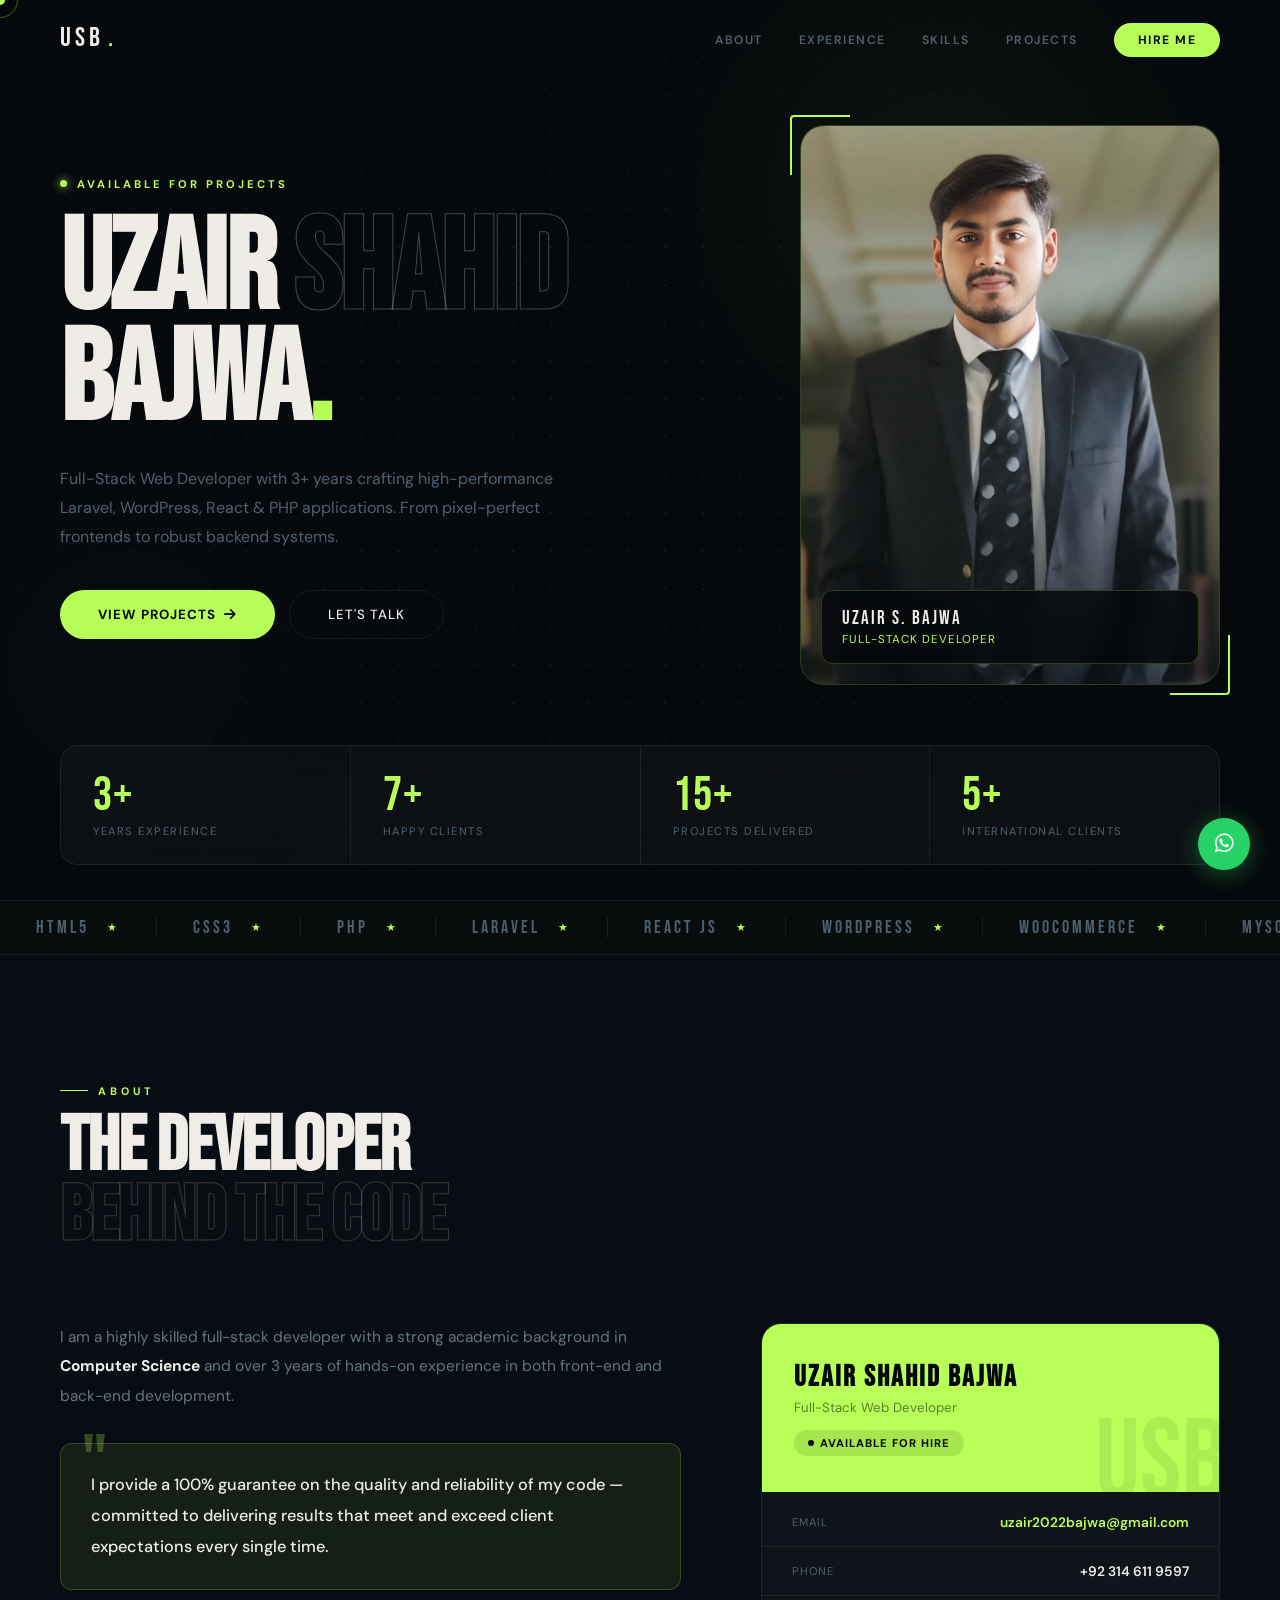
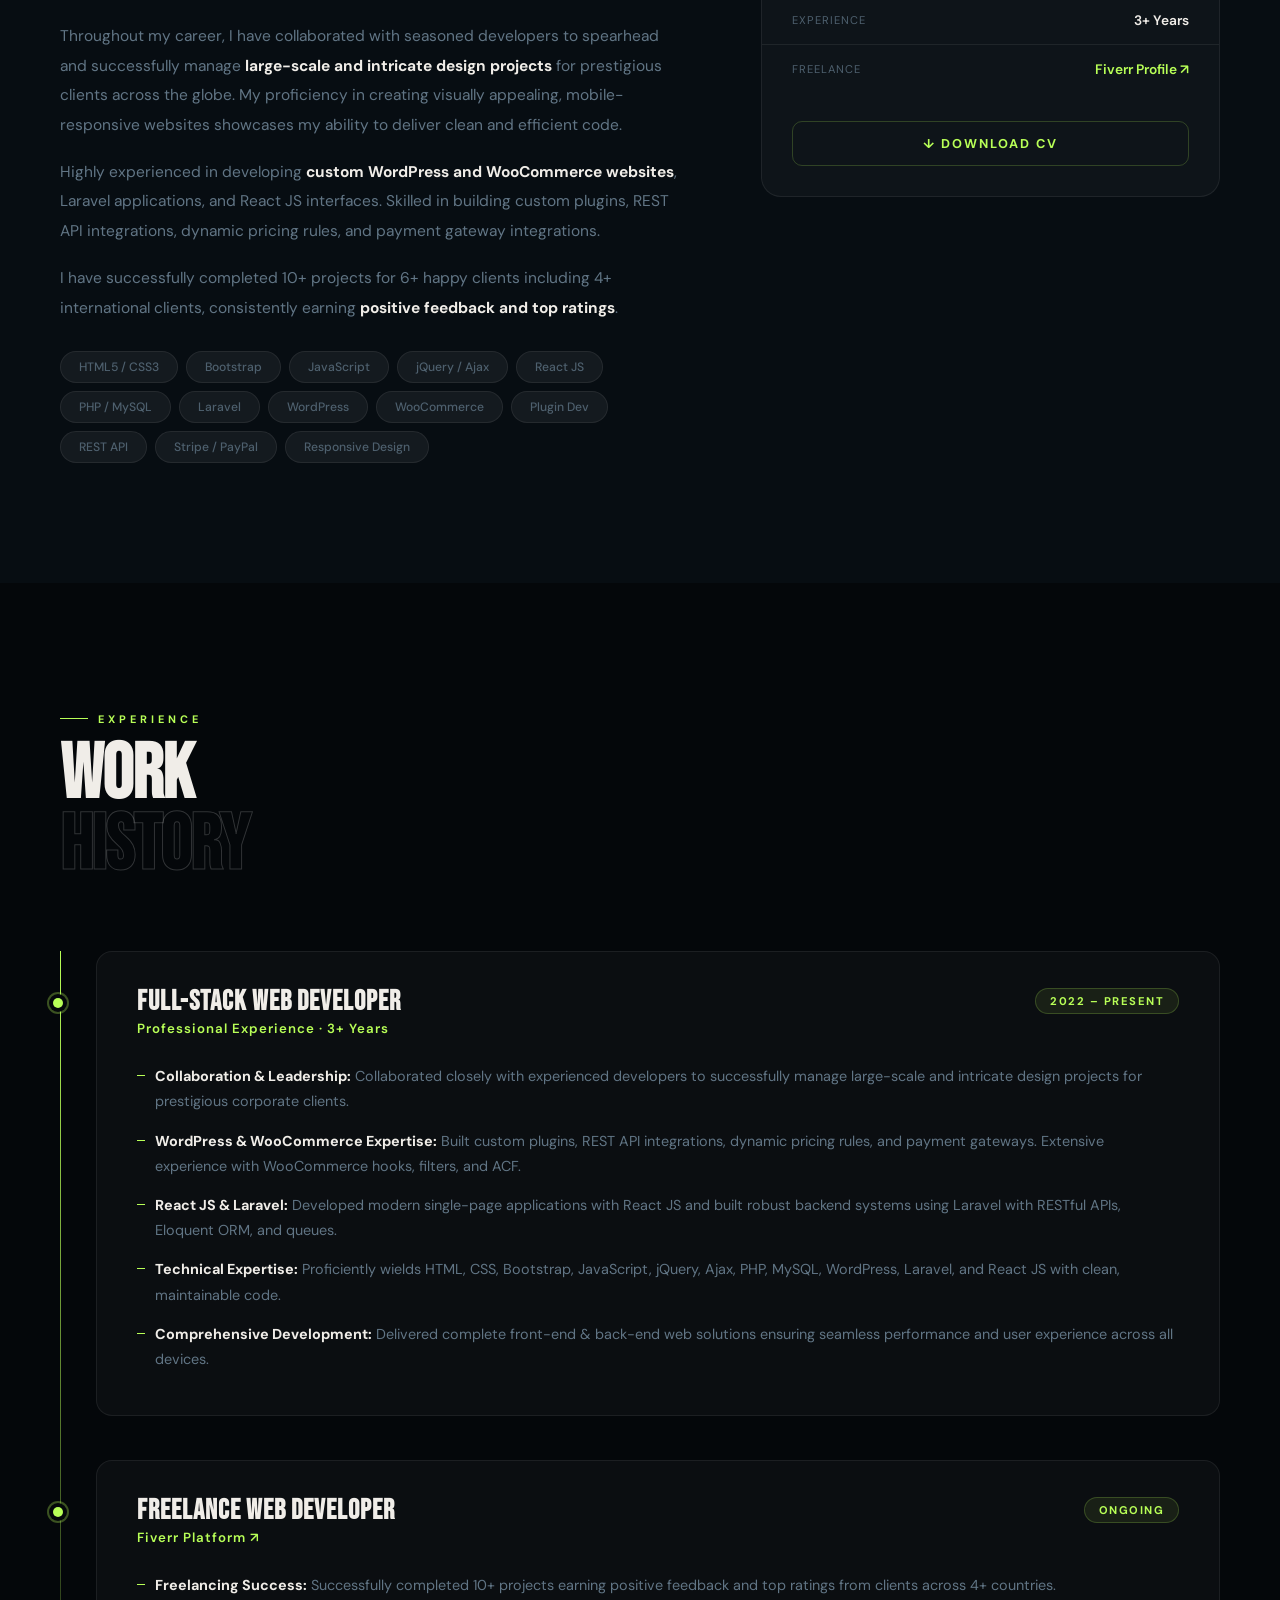
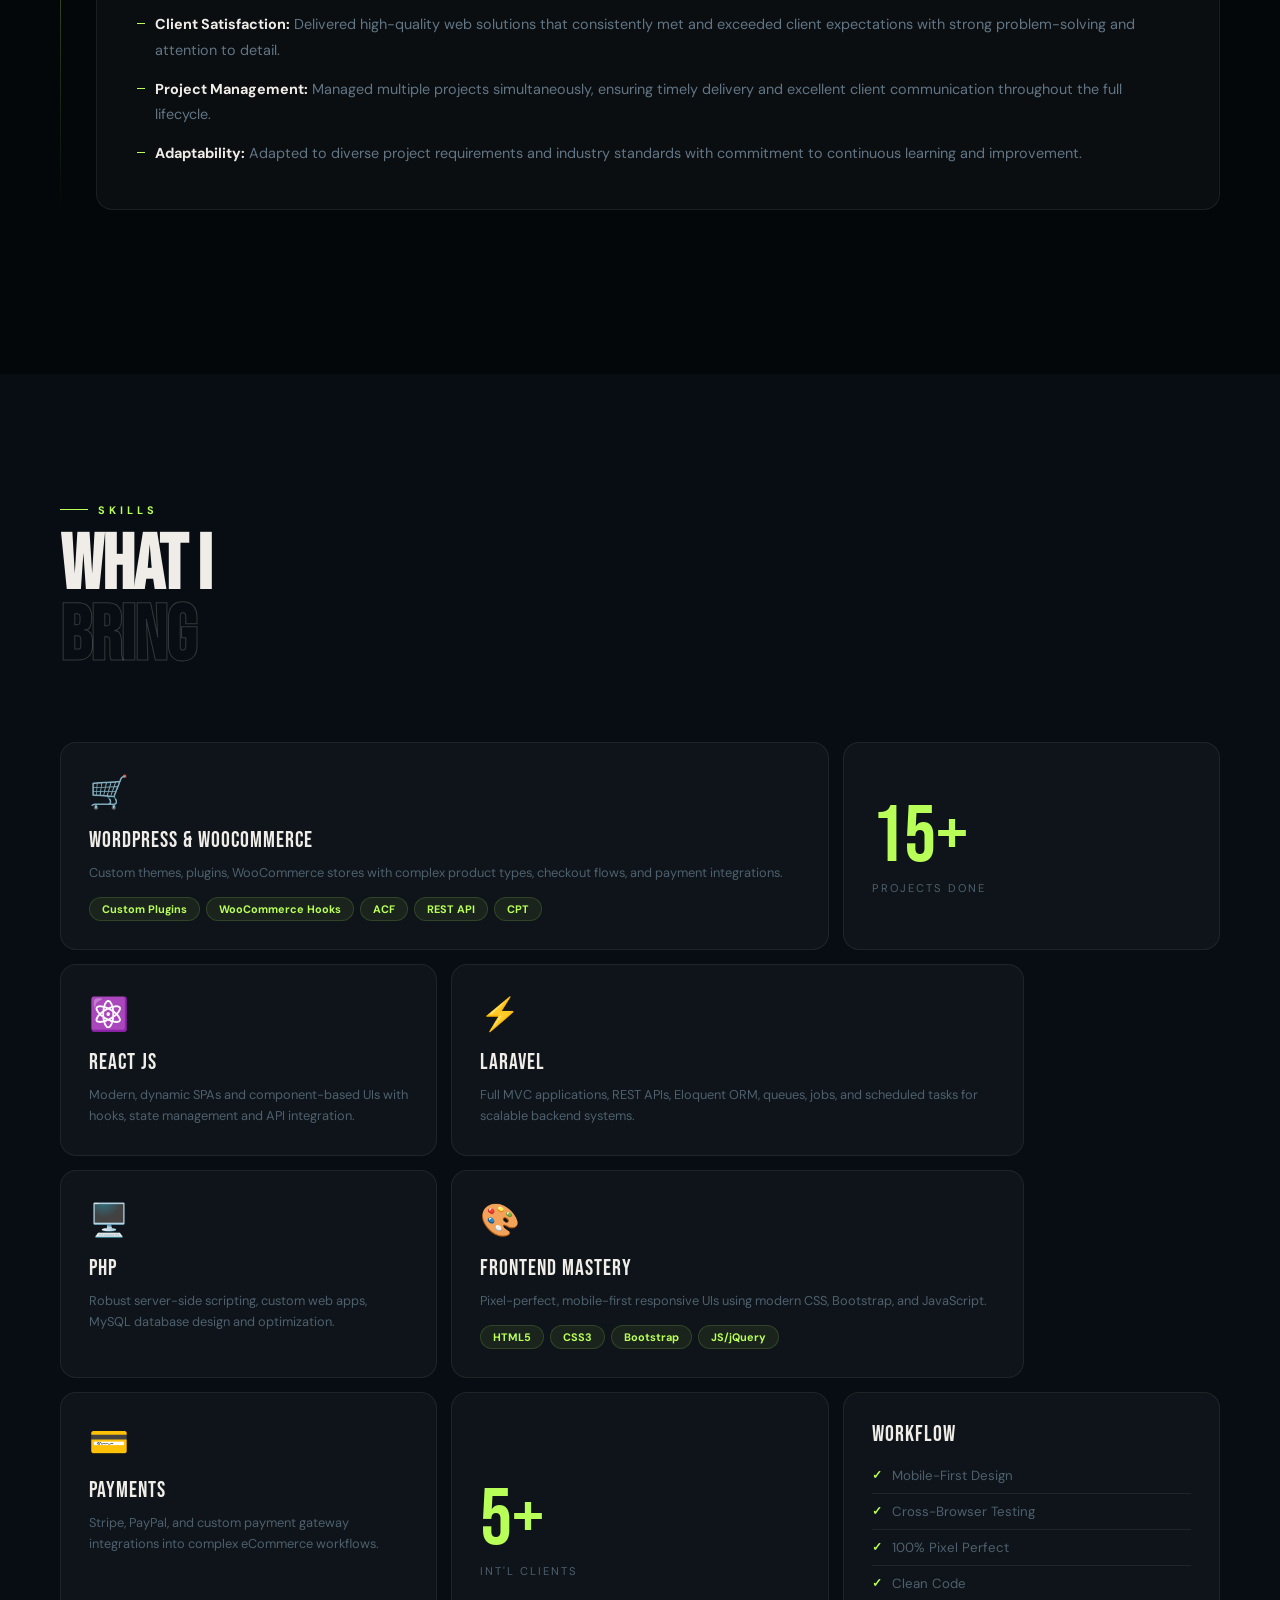
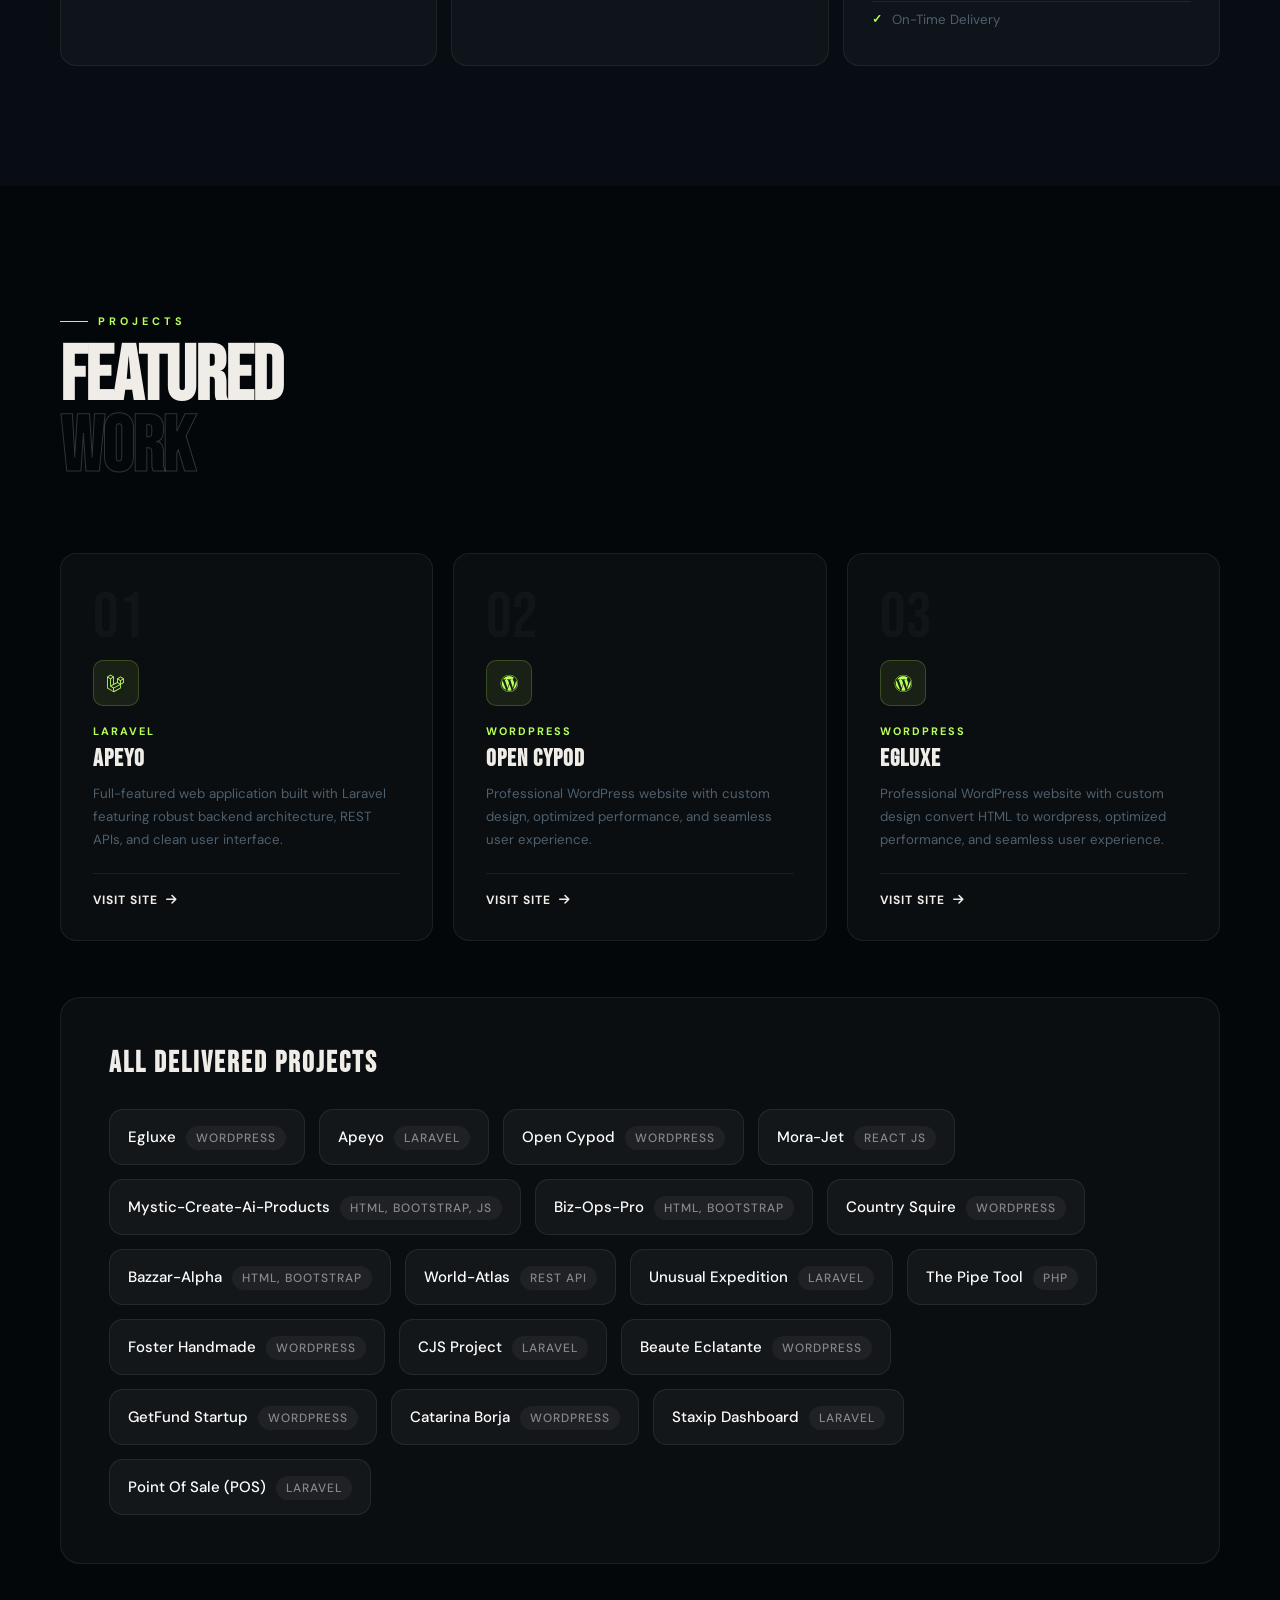
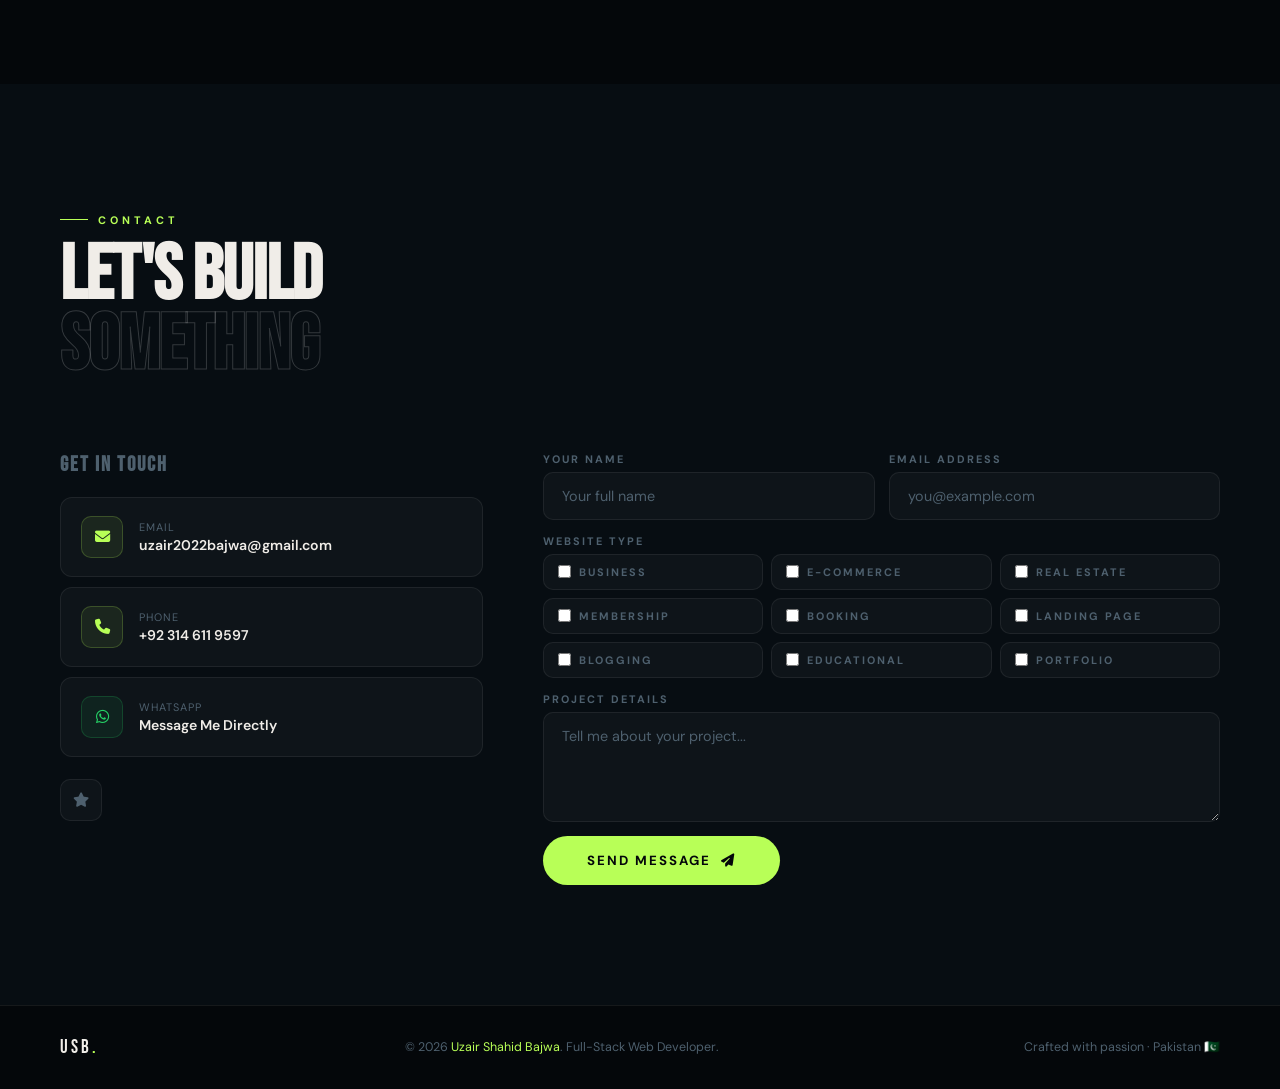
<file: index.html>
<!doctype html>
<html lang="en">
<head>
<meta charset="utf-8">
<meta name="viewport" content="width=device-width, initial-scale=1">
<title>Uzair Shahid Bajwa — Full Stack Developer</title>
<link rel="preconnect" href="https://fonts.googleapis.com">
<link rel="preconnect" href="https://fonts.gstatic.com" crossorigin>
<link href="https://fonts.googleapis.com/css2?family=Bebas+Neue&family=DM+Sans:wght@300;400;500;600&display=swap" rel="stylesheet">
<link rel="stylesheet" href="https://cdnjs.cloudflare.com/ajax/libs/font-awesome/6.4.0/css/all.min.css"/>
<link rel="stylesheet" href="css/style.css">
  <style>
/* ===== PORTFOLIO PROJECT LINKS ===== */

.port-links{
  display:flex;
  flex-wrap:wrap;
  gap:14px;
  margin-top:20px;
}

/* Project link card */
.pl{
  position:relative;
  display:inline-flex;
  align-items:center;
  gap:10px;
  padding:14px 18px;
  border-radius:14px;
  text-decoration:none;
  color:#fff;
  font-size:15px;
  font-weight:500;
  background:rgba(255,255,255,0.04);
  border:1px solid rgba(255,255,255,0.08);
  transition:all .3s ease;
}

/* Tech label */
.pl span{
  font-size:12px;
  padding:4px 10px;
  border-radius:20px;
  background:rgba(255,255,255,0.08);
  color:rgba(255,255,255,0.8);
}

/* Hover card animation */
.pl:hover{
  transform:translateY(-4px);
  background:rgba(255,255,255,0.07);
  border-color:rgba(180,255,80,0.35);
  box-shadow:0 10px 30px rgba(0,0,0,0.3);
}

/* ===== POPOVER TOOLTIP ===== */

.pl-pop{
  position:absolute;
  left:50%;
  bottom:120%;
  transform:translateX(-50%) translateY(10px);

  width:260px;
  padding:12px 14px;

  border-radius:12px;
  background:#111;
  color:#ddd;
  font-size:13px;
  line-height:1.5;

  border:1px solid rgba(255,255,255,0.08);
  box-shadow:0 12px 30px rgba(0,0,0,0.35);

  opacity:0;
  visibility:hidden;
  pointer-events:none;

  transition:all .25s ease;
  z-index:50;
}

/* Arrow */
.pl-pop::after{
  content:"";
  position:absolute;
  left:50%;
  top:100%;
  transform:translateX(-50%);
  border-width:8px;
  border-style:solid;
  border-color:#111 transparent transparent transparent;
}

/* SHOW ON HOVER */
.pl:hover .pl-pop{
  opacity:1;
  visibility:visible;
  transform:translateX(-50%) translateY(0);
}

/* ===== MOBILE FIX ===== */

@media(max-width:768px){

  .port-links{
    flex-direction:column;
  }
.pl-pop {
    position: absolute;
    left: 50%;
    bottom: 120%;
    transform: translateX(-50%) translateY(10px);
    width: 260px;
    padding: 12px 14px;
    border-radius: 12px;
    background: #ffffff  !important;
    color: #000000 !important;
    font-size: 15px !important;
    line-height: 1.5;
    opacity: 0;
    visibility: hidden;
 
    transition: all .25s ease;
    z-index: 50;
}


  .pl{
    width:100%;
    justify-content:space-between;
  }

  .pl-pop{
    left:0;
    bottom:auto;
    top:110%;
    transform:translateX(0) translateY(10px);
    width:100%;
  }

  .pl-pop::after{
    display:none;
  }

  .pl:hover .pl-pop{
    transform:translateX(0) translateY(0);
  }

}
  </style>
</head>

<body>
<div id="cursor"></div>
<div id="cursor-ring"></div>

<!-- LOADER -->
<div id="loader">
  <div class="ld-name">UZAIR <em>.</em></div>
  <div class="ld-bar"><div class="ld-fill"></div></div>
</div>

<!-- NAV -->
<nav id="nav">
  <a href="#hero" class="nav-logo">USB<em>.</em></a>
  <ul class="nav-links">
    <li><a href="#about">About</a></li>
    <li><a href="#experience">Experience</a></li>
    <li><a href="#skills">Skills</a></li>
    <li><a href="#projects">Projects</a></li>
    <li><a href="#contact" class="nav-pill">Hire Me</a></li>
  </ul>
</nav>

<!-- HERO -->
<section id="hero">
  <div class="hero-dots"></div>
  <div class="orb orb1"></div>
  <div class="orb orb2"></div>

  <div class="hero-inner">
    <div>
      <div class="hero-eyebrow">
        <span class="live-dot"></span>
        Available for Projects
      </div>
      <h1 class="hero-h1">
        UZAIR
        <span class="outline">SHAHID</span>
        BAJWA<span class="lm">.</span>
      </h1>
      <p class="hero-sub">
        Full-Stack Web Developer with 3+ years crafting high-performance Laravel, WordPress, React & PHP applications. From pixel-perfect frontends to robust backend systems.
      </p>
      <div class="hero-btns">
        <a href="#projects" class="btn-lime">View Projects <i class="fas fa-arrow-right"></i></a>
        <a href="#contact" class="btn-ghost">Let's Talk</a>
      </div>
    </div>

    <!-- IMAGE CARD -->
    <div class="hero-img-card">
      <div class="img-corner"></div>
      <div class="img-corner2"></div>
      <div class="img-frame">
        <!-- Replace src below with your actual photo path e.g. src="assets/images/uzair.jpg" -->
        <img src="images/image1.jpg" alt="Uzair Shahid Bajwa"
            />
        <div class="img-tag">
          <div class="img-tag-name">Uzair S. Bajwa</div>
          <div class="img-tag-role">Full-Stack Developer</div>
        </div>
      </div>
    </div>
  </div>

  <div class="hero-stats-strip">
    <div class="hs"><div class="hs-num">3+</div><div class="hs-lbl">Years Experience</div></div>
    <div class="hs"><div class="hs-num">7+</div><div class="hs-lbl">Happy Clients</div></div>
    <div class="hs"><div class="hs-num">15+</div><div class="hs-lbl">Projects Delivered</div></div>
    <div class="hs"><div class="hs-num">5+</div><div class="hs-lbl">International Clients</div></div>
  </div>
</section>

<!-- MARQUEE -->
<div class="marquee-wrap">
  <div class="marquee-track">
    <div class="mqi">HTML5 <em>★</em></div>
    <div class="mqi">CSS3 <em>★</em></div>
    <div class="mqi">PHP <em>★</em></div>
    <div class="mqi">Laravel <em>★</em></div>
    <div class="mqi">React JS <em>★</em></div>
    <div class="mqi">WordPress <em>★</em></div>
    <div class="mqi">WooCommerce <em>★</em></div>
    <div class="mqi">MySQL <em>★</em></div>
    <div class="mqi">JavaScript <em>★</em></div>
    <div class="mqi">jQuery <em>★</em></div>
    <div class="mqi">Bootstrap <em>★</em></div>
    <div class="mqi">REST API <em>★</em></div>
    <!-- duplicate -->
    <div class="mqi">HTML5 <em>★</em></div>
    <div class="mqi">CSS3 <em>★</em></div>
    <div class="mqi">PHP <em>★</em></div>
    <div class="mqi">Laravel <em>★</em></div>
    <div class="mqi">React JS <em>★</em></div>
    <div class="mqi">WordPress <em>★</em></div>
    <div class="mqi">WooCommerce <em>★</em></div>
    <div class="mqi">MySQL <em>★</em></div>
    <div class="mqi">JavaScript <em>★</em></div>
    <div class="mqi">jQuery <em>★</em></div>
    <div class="mqi">Bootstrap <em>★</em></div>
    <div class="mqi">REST API <em>★</em></div>
  </div>
</div>

<!-- ABOUT -->
<section id="about">
  <div class="lbl">About</div>
  <h2 class="big">THE DEVELOPER<br><span class="dim">BEHIND THE CODE</span></h2>
  <div class="about-grid">
    <div class="about-text">
      <p>I am a highly skilled full-stack developer with a strong academic background in <strong>Computer Science</strong> and over 3 years of hands-on experience in both front-end and back-end development.</p>
      <div class="quote-block">
        <p>I provide a 100% guarantee on the quality and reliability of my code — committed to delivering results that meet and exceed client expectations every single time.</p>
      </div>
      <p>Throughout my career, I have collaborated with seasoned developers to spearhead and successfully manage <strong>large-scale and intricate design projects</strong> for prestigious clients across the globe. My proficiency in creating visually appealing, mobile-responsive websites showcases my ability to deliver clean and efficient code.</p>
      <p>Highly experienced in developing <strong>custom WordPress and WooCommerce websites</strong>, Laravel applications, and React JS interfaces. Skilled in building custom plugins, REST API integrations, dynamic pricing rules, and payment gateway integrations.</p>
      <p>I have successfully completed 10+ projects for 6+ happy clients including 4+ international clients, consistently earning <strong>positive feedback and top ratings</strong>.</p>
      <div class="stags">
        <span class="stag">HTML5 / CSS3</span>
        <span class="stag">Bootstrap</span>
        <span class="stag">JavaScript</span>
        <span class="stag">jQuery / Ajax</span>
        <span class="stag">React JS</span>
        <span class="stag">PHP / MySQL</span>
        <span class="stag">Laravel</span>
        <span class="stag">WordPress</span>
        <span class="stag">WooCommerce</span>
        <span class="stag">Plugin Dev</span>
        <span class="stag">REST API</span>
        <span class="stag">Stripe / PayPal</span>
        <span class="stag">Responsive Design</span>
      </div>
    </div>
    <div>
      <div class="info-panel">
        <div class="ip-top">
          <h3>Uzair Shahid Bajwa</h3>
          <p>Full-Stack Web Developer</p>
          <span class="avail"><span class="adot"></span> Available for Hire</span>
        </div>
        <div class="ip-body">
          <div class="ip-row">
            <span class="ip-k">Email</span>
            <span class="ip-v"><a href="mailto:uzair2022bajwa@gmail.com">uzair2022bajwa@gmail.com</a></span>
          </div>
          <div class="ip-row">
            <span class="ip-k">Phone</span>
            <span class="ip-v"><a href="tel:+923146119597" style="color:var(--white)">+92 314 611 9597</a></span>
          </div>
          <div class="ip-row">
            <span class="ip-k">Experience</span>
            <span class="ip-v">3+ Years</span>
          </div>
          <div class="ip-row">
            <span class="ip-k">Freelance</span>
            <span class="ip-v"><a href="https://www.fiverr.com/s/dDQYqYa" target="_blank">Fiverr Profile ↗</a></span>
          </div>
        </div>
        <a href="images/my_cv.pdf" download target="_blank" class="cv-btn">↓ Download CV</a>
      </div>
    </div>
  </div>
</section>

<!-- EXPERIENCE -->
<section id="experience">
  <div class="lbl">Experience</div>
  <h2 class="big">WORK<br><span class="dim">HISTORY</span></h2>
  <div class="exp-tl">
    <div class="exp-item">
      <div class="exp-top">
        <h3 class="exp-role">Full-Stack Web Developer</h3>
        <span class="exp-period">2022 – Present</span>
      </div>
      <p class="exp-co">Professional Experience · 3+ Years</p>
      <ul class="exp-pts">
        <li><strong>Collaboration & Leadership:</strong> Collaborated closely with experienced developers to successfully manage large-scale and intricate design projects for prestigious corporate clients.</li>
        <li><strong>WordPress & WooCommerce Expertise:</strong> Built custom plugins, REST API integrations, dynamic pricing rules, and payment gateways. Extensive experience with WooCommerce hooks, filters, and ACF.</li>
        <li><strong>React JS & Laravel:</strong> Developed modern single-page applications with React JS and built robust backend systems using Laravel with RESTful APIs, Eloquent ORM, and queues.</li>
        <li><strong>Technical Expertise:</strong> Proficiently wields HTML, CSS, Bootstrap, JavaScript, jQuery, Ajax, PHP, MySQL, WordPress, Laravel, and React JS with clean, maintainable code.</li>
        <li><strong>Comprehensive Development:</strong> Delivered complete front-end & back-end web solutions ensuring seamless performance and user experience across all devices.</li>
      </ul>
    </div>
    <div class="exp-item">
      <div class="exp-top">
        <h3 class="exp-role">Freelance Web Developer</h3>
        <span class="exp-period">Ongoing</span>
      </div>
      <p class="exp-co"><a href="https://www.fiverr.com/s/dDQYqYa" target="_blank">Fiverr Platform ↗</a></p>
      <ul class="exp-pts">
        <li><strong>Freelancing Success:</strong> Successfully completed 10+ projects earning positive feedback and top ratings from clients across 4+ countries.</li>
        <li><strong>Client Satisfaction:</strong> Delivered high-quality web solutions that consistently met and exceeded client expectations with strong problem-solving and attention to detail.</li>
        <li><strong>Project Management:</strong> Managed multiple projects simultaneously, ensuring timely delivery and excellent client communication throughout the full lifecycle.</li>
        <li><strong>Adaptability:</strong> Adapted to diverse project requirements and industry standards with commitment to continuous learning and improvement.</li>
      </ul>
    </div>
  </div>
</section>

<!-- SKILLS BENTO -->
<section id="skills">
  <div class="lbl">Skills</div>
  <h2 class="big">WHAT I<br><span class="dim">BRING</span></h2>
  <div class="bento">
    <div class="bc w4">
      <span class="bc-icon">🛒</span>
      <div class="bc-title">WordPress & WooCommerce</div>
      <div class="bc-desc">Custom themes, plugins, WooCommerce stores with complex product types, checkout flows, and payment integrations.</div>
      <div class="bc-tags">
        <span class="btag">Custom Plugins</span>
        <span class="btag">WooCommerce Hooks</span>
        <span class="btag">ACF</span>
        <span class="btag">REST API</span>
        <span class="btag">CPT</span>
      </div>
    </div>
    <div class="bc w2 big-stat">
      <div class="big-num">15+</div>
      <div class="big-lbl">Projects Done</div>
    </div>

    <div class="bc w2">
      <span class="bc-icon">⚛️</span>
      <div class="bc-title">React JS</div>
      <div class="bc-desc">Modern, dynamic SPAs and component-based UIs with hooks, state management and API integration.</div>
    </div>
    <div class="bc w3">
      <span class="bc-icon">⚡</span>
      <div class="bc-title">Laravel</div>
      <div class="bc-desc">Full MVC applications, REST APIs, Eloquent ORM, queues, jobs, and scheduled tasks for scalable backend systems.</div>
    </div>
    <div class="bc w2">
      <span class="bc-icon">🖥️</span>
      <div class="bc-title">PHP</div>
      <div class="bc-desc">Robust server-side scripting, custom web apps, MySQL database design and optimization.</div>
    </div>

    <div class="bc w3">
      <span class="bc-icon">🎨</span>
      <div class="bc-title">Frontend Mastery</div>
      <div class="bc-desc">Pixel-perfect, mobile-first responsive UIs using modern CSS, Bootstrap, and JavaScript.</div>
      <div class="bc-tags">
        <span class="btag">HTML5</span>
        <span class="btag">CSS3</span>
        <span class="btag">Bootstrap</span>
        <span class="btag">JS/jQuery</span>
      </div>
    </div>
    <div class="bc w2">
      <span class="bc-icon">💳</span>
      <div class="bc-title">Payments</div>
      <div class="bc-desc">Stripe, PayPal, and custom payment gateway integrations into complex eCommerce workflows.</div>
    </div>
    <div class="bc w2 big-stat">
      <div class="big-num">5+</div>
      <div class="big-lbl">Int'l Clients</div>
    </div>

    <div class="bc w2">
      <div class="bc-title">Workflow</div>
      <ul class="wf-list">
        <li>Mobile-First Design</li>
        <li>Cross-Browser Testing</li>
        <li>100% Pixel Perfect</li>
        <li>Clean Code</li>
        <li>On-Time Delivery</li>
      </ul>
    </div>
  </div>
</section>

<!-- PROJECTS -->
<section id="projects">
  <div class="lbl">Projects</div>
  <h2 class="big">FEATURED<br><span class="dim">WORK</span></h2>

  <div class="proj-grid">
    <div class="proj-card">
      <div class="proj-num">01</div>
      <div class="proj-icon"><i class="fab fa-laravel"></i></div>
      <p class="proj-tech">Laravel</p>
      <h3 class="proj-name">Apeyo</h3>
      <p class="proj-desc">Full-featured web application built with Laravel featuring robust backend architecture, REST APIs, and clean user interface.</p>
      <a href="https://www.apeyo.com/" target="_blank" class="proj-link">Visit Site <i class="fas fa-arrow-right"></i></a>
    </div>
    <div class="proj-card">
      <div class="proj-num">02</div>
      <div class="proj-icon"><i class="fab fa-wordpress"></i></div>
      <p class="proj-tech">WordPress</p>
      <h3 class="proj-name">Open Cypod</h3>
      <p class="proj-desc">Professional WordPress website with custom design, optimized performance, and seamless user experience.</p>
      <a href="https://opencypod.org/" target="_blank" class="proj-link">Visit Site <i class="fas fa-arrow-right"></i></a>
    </div>
    <div class="proj-card">
      <div class="proj-num">03</div>
      <div class="proj-icon"><i class="fab fa-wordpress"></i></div>
      <p class="proj-tech">WordPress</p>
      <h3 class="proj-name">Egluxe</h3>
      <p class="proj-desc">Professional WordPress website with custom design convert HTML to wordpress, optimized performance, and seamless user experience.</p>
      <a href="https://egluxe.com/" target="_blank" class="proj-link">Visit Site <i class="fas fa-arrow-right"></i></a>
    </div>
  </div>

 <div class="port-wrap">
  <h3>All Delivered Projects</h3>

  <div class="port-links">
    <a href="https://egluxe.com/" target="_blank" class="pl">
      Egluxe
      <span>WordPress</span>
      <div class="pl-pop">
        Luxury beauty brand website built in WordPress with custom styling, responsive layout, and clean user experience.
      </div>
    </a>

    <a href="https://www.apeyo.com/" target="_blank" class="pl">
      Apeyo
      <span>Laravel</span>
      <div class="pl-pop">
        Full-featured Laravel application with robust backend structure, scalable modules, and clean admin workflows.
      </div>
    </a>

    <a href="https://opencypod.org/" target="_blank" class="pl">
      Open Cypod
      <span>WordPress</span>
      <div class="pl-pop">
        Professional WordPress website with custom design, optimized performance, and smooth browsing experience.
      </div>
    </a>

    <a href="https://mora-jet.vercel.app/" target="_blank" class="pl">
      Mora-Jet
      <span>React Js</span>
      <div class="pl-pop">
        Modern React-based frontend project with interactive UI, reusable components, and responsive design.
      </div>
    </a>

    <a href="https://mystic-create-ai-products.vercel.app/" target="_blank" class="pl">
      Mystic-Create-Ai-Products
      <span>HTML, Bootstrap, JS</span>
      <div class="pl-pop">
        Frontend product showcase website with modern sections, responsive structure, and polished visual layout.
      </div>
    </a>

    <a href="https://biz-ops-pro.vercel.app/" target="_blank" class="pl">
      Biz-Ops-Pro
      <span>HTML, Bootstrap</span>
      <div class="pl-pop">
        Clean business website interface created with responsive layout, structured sections, and modern Bootstrap styling.
      </div>
    </a>

    <a href="https://www.thecountrysquireonline.com/" target="_blank" class="pl">
      Country Squire
      <span>WordPress</span>
      <div class="pl-pop">
        Editorial-style WordPress website with content-focused layout, custom sections, and performance-friendly design.
      </div>
    </a>

    <a href="https://bazzar-alpha.vercel.app/" target="_blank" class="pl">
      Bazzar-Alpha
      <span>HTML, Bootstrap</span>
      <div class="pl-pop">
        Responsive eCommerce-style frontend built with Bootstrap and modern visual structure for product presentation.
      </div>
    </a>

    <a href="https://world-atlas-ashy.vercel.app/" target="_blank" class="pl">
      World-Atlas
      <span>REST API</span>
      <div class="pl-pop">
        API-based web app displaying country data with dynamic rendering, interactive UI, and clean information layout.
      </div>
    </a>

    <a href="https://office.unusualexpedition.com/" target="_blank" class="pl">
      Unusual Expedition
      <span>Laravel</span>
      <div class="pl-pop">
        Laravel-powered web system developed with structured backend logic, scalable modules, and efficient workflows.
      </div>
    </a>

    <a href="http://thepipetool.com/view/index.php" target="_blank" class="pl">
      The Pipe Tool
      <span>PHP</span>
      <div class="pl-pop">
        Custom PHP-based tool with practical business logic, efficient processing, and purpose-driven functionality.
      </div>
    </a>

    <a href="https://fosterhandmade.com/" target="_blank" class="pl">
      Foster Handmade
      <span>WordPress</span>
      <div class="pl-pop">
        Elegant WordPress website for a handmade brand with user-friendly layout and attractive product presentation.
      </div>
    </a>

    <a href="https://cjs.mya.mybluehost.me/" target="_blank" class="pl">
      CJS Project
      <span>Laravel</span>
      <div class="pl-pop">
        Laravel project built with strong backend organization, clean interface, and optimized web application flow.
      </div>
    </a>

    <a href="https://beauteeclatante.pk/" target="_blank" class="pl">
      Beaute Eclatante
      <span>WordPress</span>
      <div class="pl-pop">
        Beauty-focused WordPress website featuring responsive pages, premium styling, and smooth browsing experience.
      </div>
    </a>

    <a href="https://getfund-startup.com/" target="_blank" class="pl">
      GetFund Startup
      <span>WordPress</span>
      <div class="pl-pop">
        Startup-oriented website with modern sections, clean call-to-actions, and responsive presentation for services.
      </div>
    </a>

    <a href="https://catarinaborja.com/" target="_blank" class="pl">
      Catarina Borja
      <span>WordPress</span>
      <div class="pl-pop">
        Personal brand website developed in WordPress with elegant layout, smooth navigation, and polished appearance.
      </div>
    </a>

    <a href="https://dashboard.staxip.com/" target="_blank" class="pl">
      Staxip Dashboard
      <span>Laravel</span>
      <div class="pl-pop">
        Laravel dashboard system designed for data handling, admin workflows, and efficient backend operations.
      </div>
    </a>

    <a href="https://zulfiquartraders.com" target="_blank" class="pl">
      Point Of Sale (POS)
      <span>Laravel</span>
      <div class="pl-pop">
        POS solution built with Laravel for inventory, sales management, and streamlined business operations.
      </div>
    </a>
  </div>
</div>
</section>

<!-- CONTACT -->
<section id="contact">
  <div class="lbl">Contact</div>
  <h2 class="big">LET'S BUILD<br><span class="dim">SOMETHING</span></h2>

  <div class="contact-wrap">
    <div class="contact-left">
      <h3>GET IN TOUCH</h3>
      <a href="mailto:uzair2022bajwa@gmail.com" class="ci">
        <div class="ci-icon"><i class="fas fa-envelope"></i></div>
        <div><div class="ci-t1">Email</div><div class="ci-t2">uzair2022bajwa@gmail.com</div></div>
      </a>
      <a href="tel:+923146119597" class="ci" style="text-decoration:none">
        <div class="ci-icon"><i class="fas fa-phone"></i></div>
        <div><div class="ci-t1">Phone</div><div class="ci-t2">+92 314 611 9597</div></div>
      </a>
      <a href="https://wa.me/923146119597" target="_blank" class="ci" style="text-decoration:none">
        <div class="ci-icon" style="color:#25d366;background:rgba(37,211,102,0.08);border-color:rgba(37,211,102,0.2)"><i class="fab fa-whatsapp"></i></div>
        <div><div class="ci-t1">WhatsApp</div><div class="ci-t2">Message Me Directly</div></div>
      </a>
      <div class="socials">
        <a href="https://www.fiverr.com/s/dDQYqYa" target="_blank" class="soc" title="Fiverr"><i class="fas fa-star"></i></a>
      </div>
    </div>

<form id="cf" action="https://formspree.io/f/mojkwgqv" method="POST" class="cform">
  <input type="hidden" name="_subject" value="New Portfolio Message - Uzair Shahid Bajwa">

  <div class="frow">
    <div class="fg">
      <label>Your Name</label>
      <input type="text" name="name" id="nm" placeholder="Your full name" required>
    </div>

    <div class="fg">
      <label>Email Address</label>
      <input type="email" name="email" id="em" placeholder="you@example.com" required>
    </div>
  </div>

  <div class="fg">
    <label>Website Type</label>
    <div class="type-grid">
      <label class="tcheck"><input type="checkbox" name="project_type[]" value="Business"> Business</label>
      <label class="tcheck"><input type="checkbox" name="project_type[]" value="E-commerce"> E-commerce</label>
      <label class="tcheck"><input type="checkbox" name="project_type[]" value="Real Estate"> Real Estate</label>
      <label class="tcheck"><input type="checkbox" name="project_type[]" value="Membership"> Membership</label>
      <label class="tcheck"><input type="checkbox" name="project_type[]" value="Booking"> Booking</label>
      <label class="tcheck"><input type="checkbox" name="project_type[]" value="Landing Page"> Landing Page</label>
      <label class="tcheck"><input type="checkbox" name="project_type[]" value="Blogging"> Blogging</label>
      <label class="tcheck"><input type="checkbox" name="project_type[]" value="Educational"> Educational</label>
      <label class="tcheck"><input type="checkbox" name="project_type[]" value="Portfolio"> Portfolio</label>
    </div>
  </div>

  <div class="fg">
    <label>Project Details</label>
    <textarea name="message" id="msg" placeholder="Tell me about your project..." required></textarea>
  </div>

  <div id="ty" style="display:none;">✓ Message sent! I'll get back to you very soon.</div>
  <div id="err" style="display:none;">Please fill in your name, email and message.</div>

  <button type="button" id="sb" class="submit-btn">
    Send Message <i class="fas fa-paper-plane"></i>
  </button>
</form>
  </div>
</section>

<!-- FOOTER -->
<footer>
  <span class="f-logo">USB<em>.</em></span>
  <p>© <span id="yr"></span> <a href="#">Uzair Shahid Bajwa</a>. Full-Stack Web Developer.</p>
  <p>Crafted with passion · Pakistan 🇵🇰</p>
</footer>

<!-- WhatsApp -->
<a href="https://wa.me/923146119597?text=Hello%20I%20have%20a%20question%20about%20your%20services" target="_blank" class="wa">
  <i class="fab fa-whatsapp"></i>
</a>
<script src="js/all.js"></script>
</body>
</html>
</file>
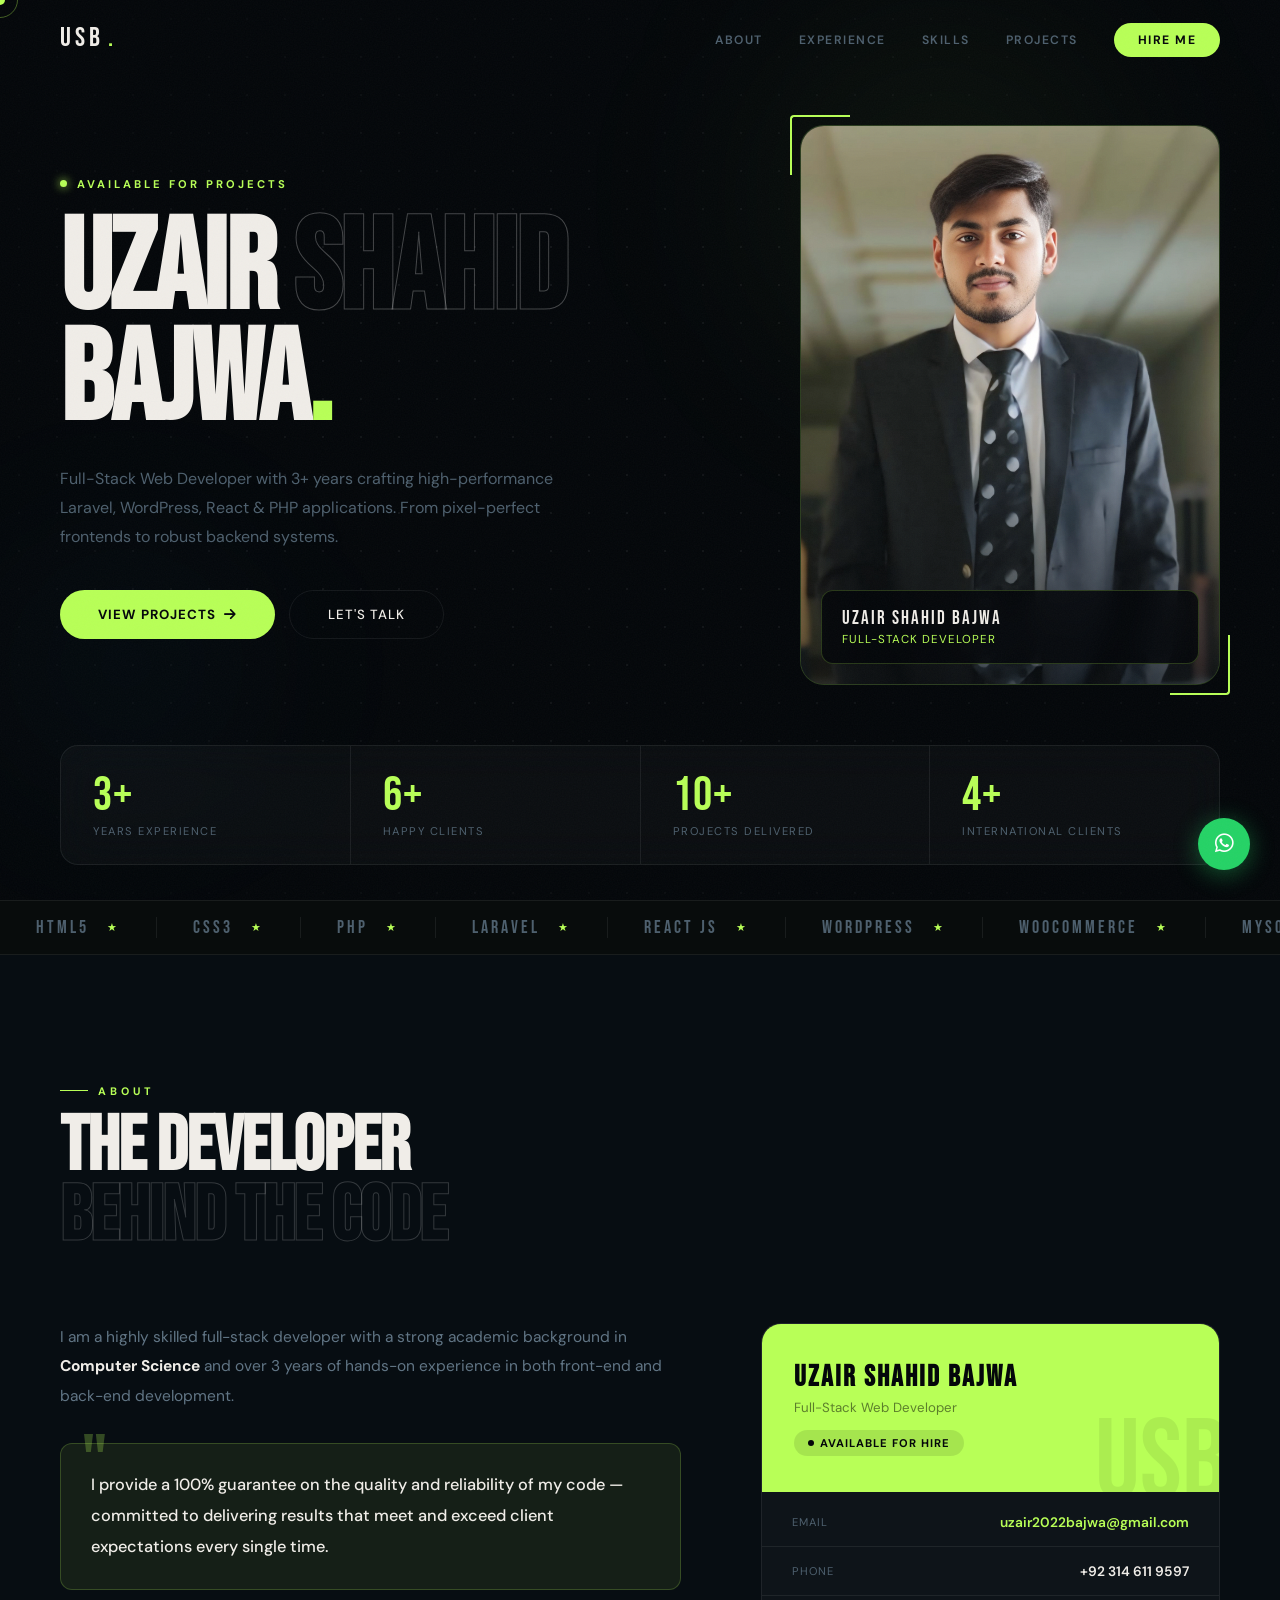
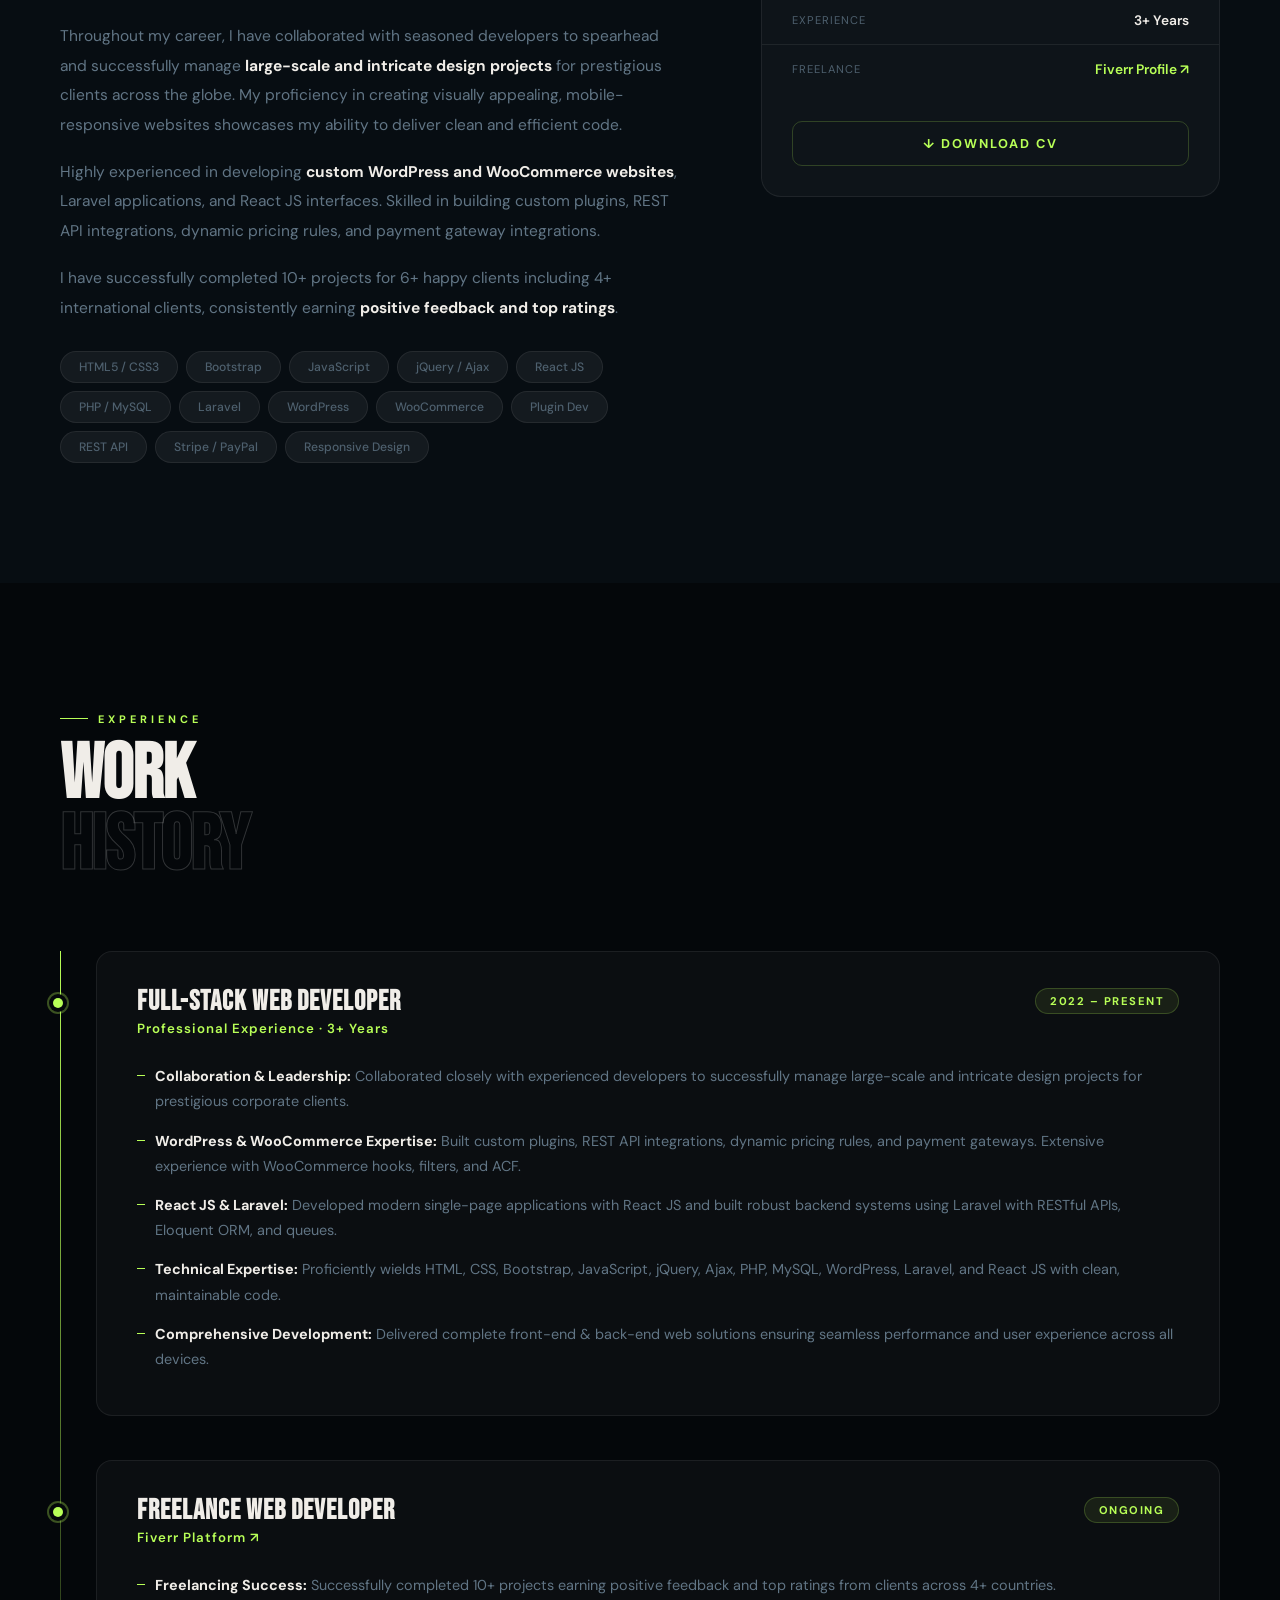
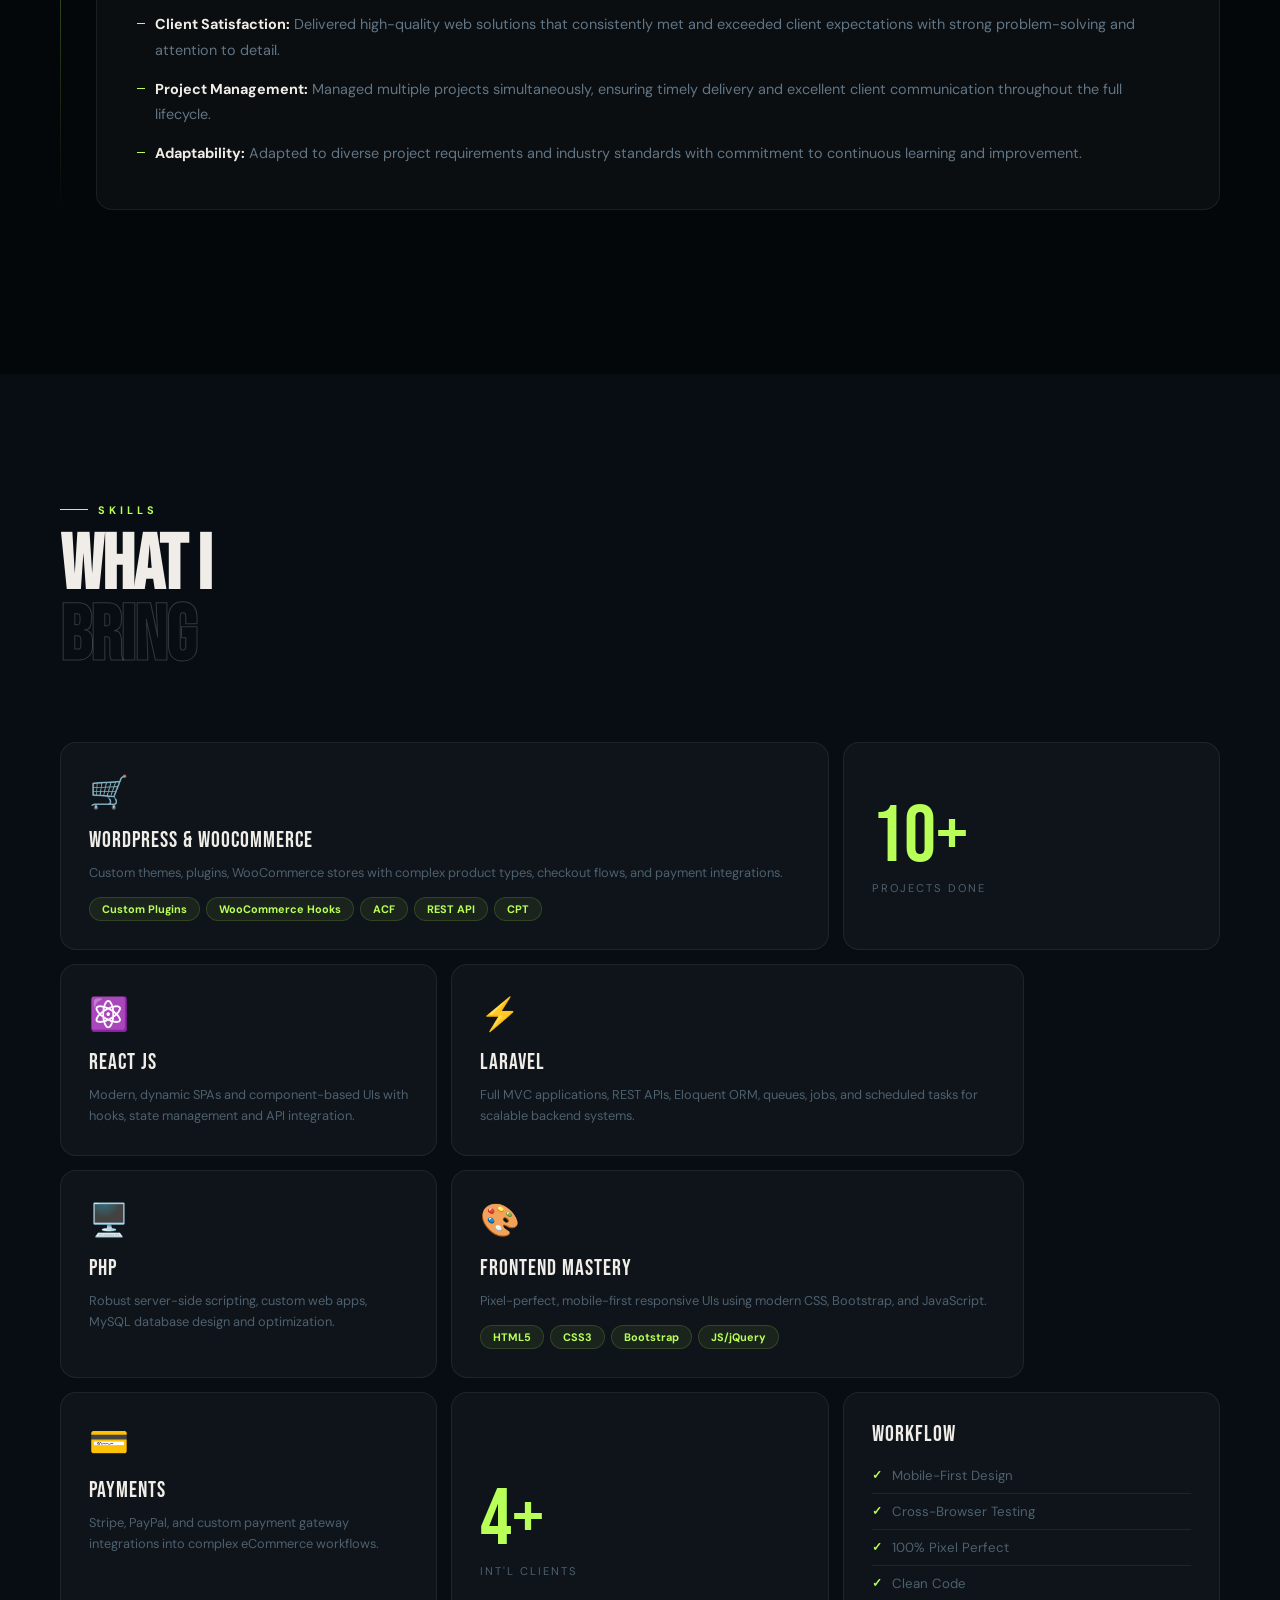
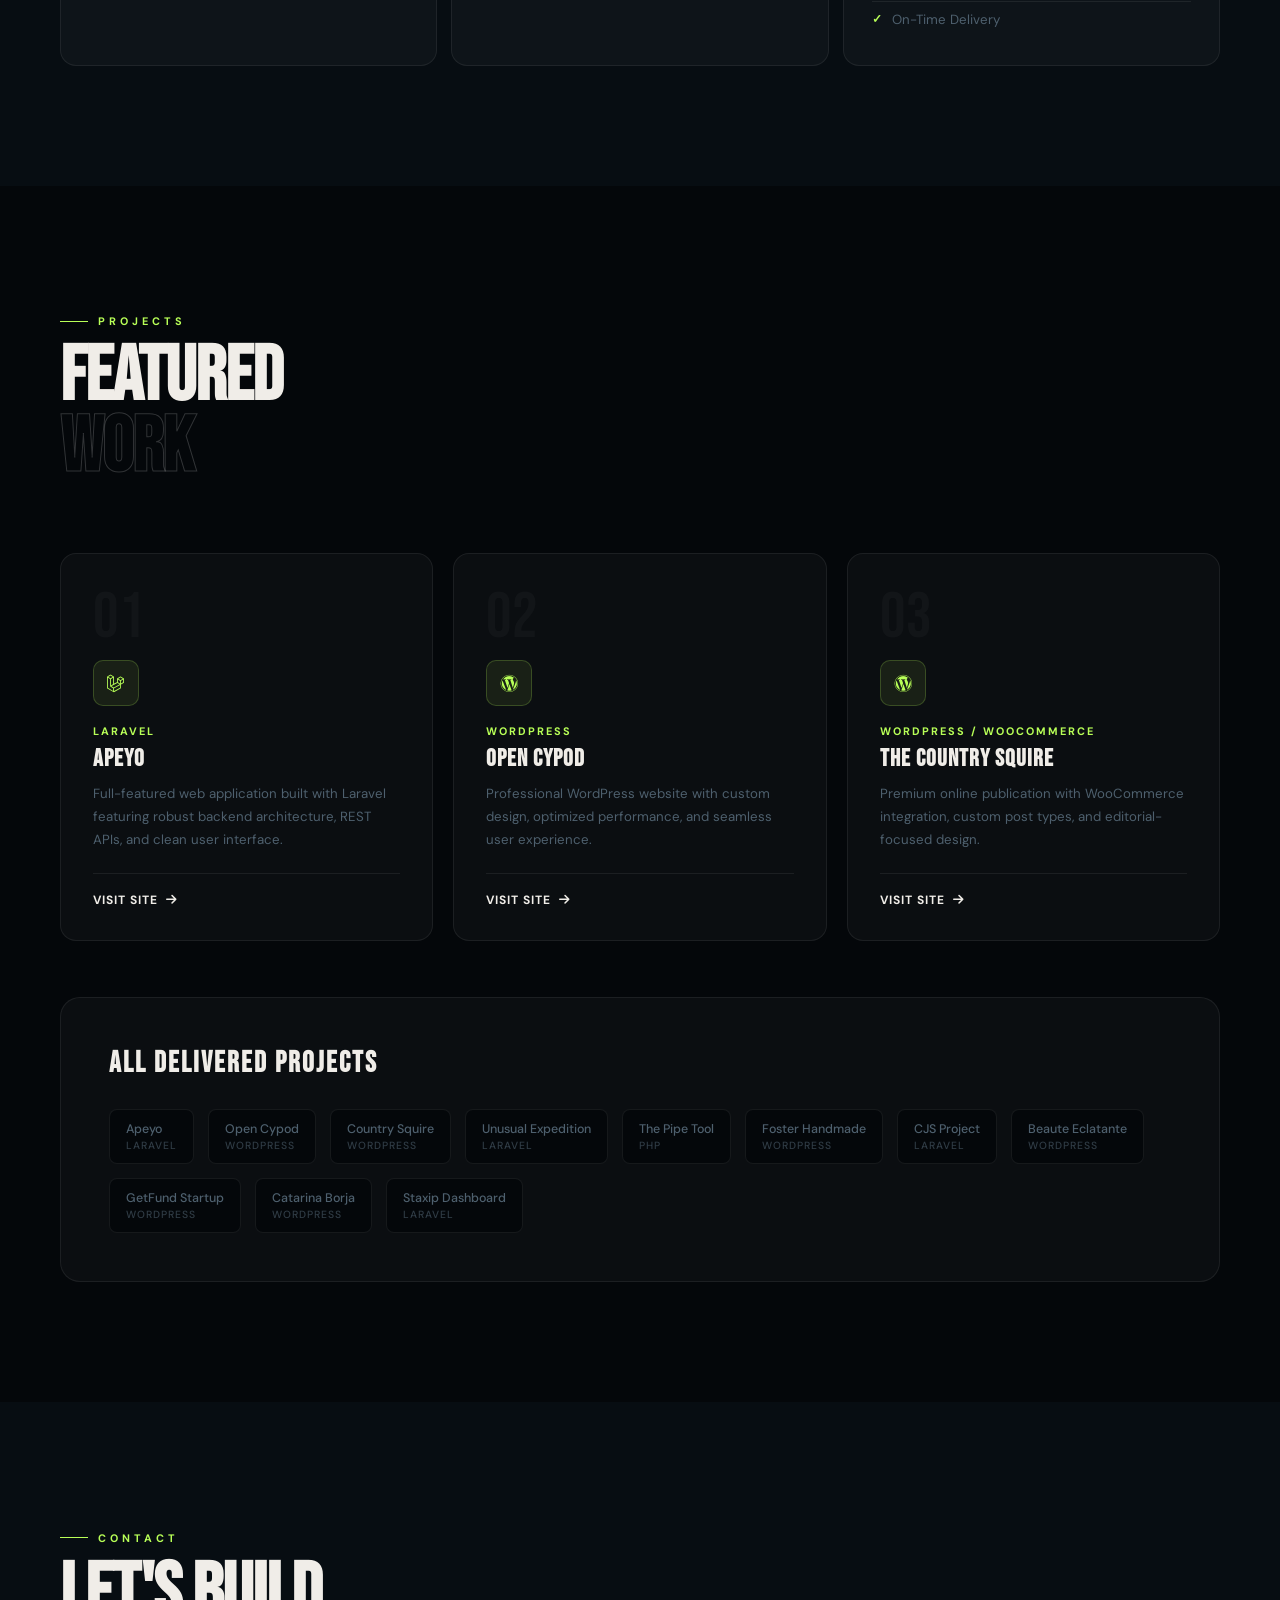
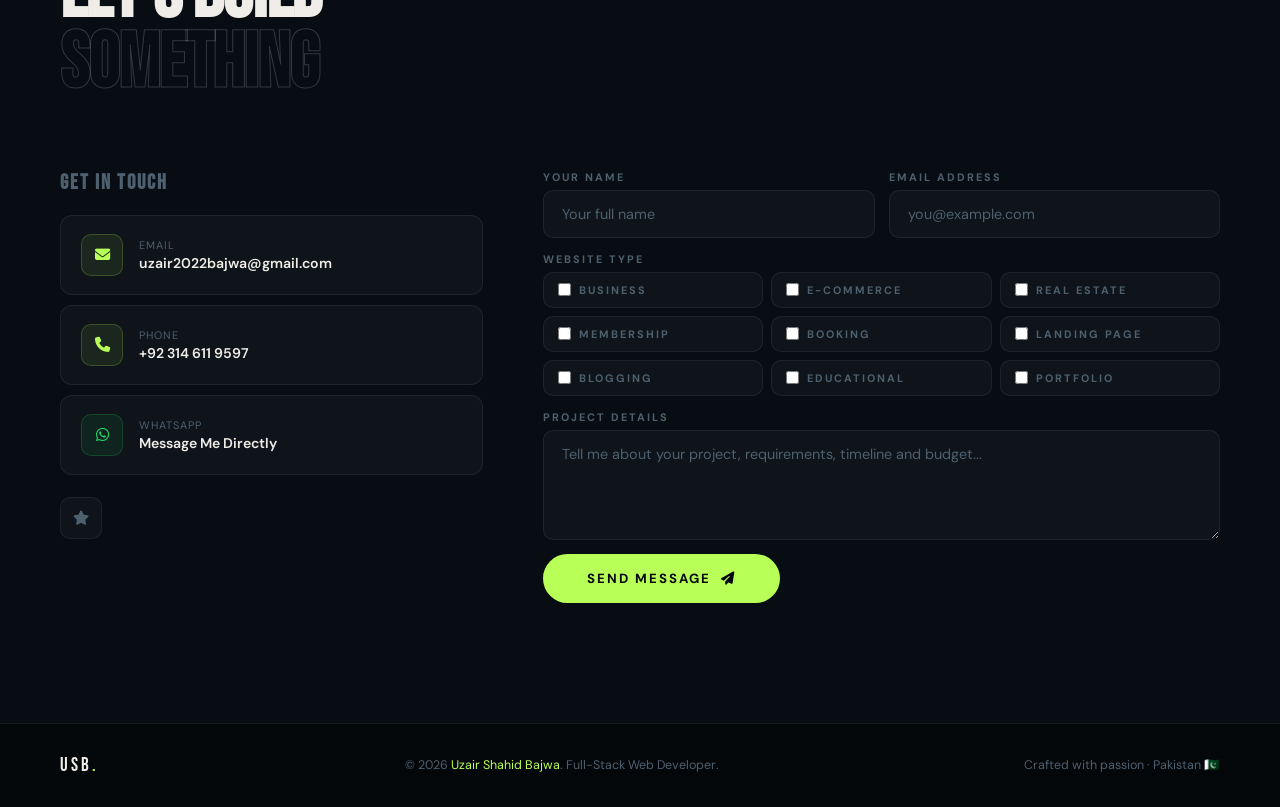
<file: my portfolio - Copy.html>
<!doctype html>
<html lang="en">
<head>
<meta charset="utf-8">
<meta name="viewport" content="width=device-width, initial-scale=1">
<title>Uzair Shahid Bajwa — Full Stack Developer</title>
<link rel="preconnect" href="https://fonts.googleapis.com">
<link rel="preconnect" href="https://fonts.gstatic.com" crossorigin>
<link href="https://fonts.googleapis.com/css2?family=Bebas+Neue&family=DM+Sans:wght@300;400;500;600&display=swap" rel="stylesheet">
<link rel="stylesheet" href="https://cdnjs.cloudflare.com/ajax/libs/font-awesome/6.4.0/css/all.min.css"/>
<link rel="stylesheet" href="css/style.css">
</head>
<body>

<div id="cursor"></div>
<div id="cursor-ring"></div>

<!-- LOADER -->
<div id="loader">
  <div class="ld-name">UZAIR <em>.</em></div>
  <div class="ld-bar"><div class="ld-fill"></div></div>
</div>

<!-- NAV -->
<nav id="nav">
  <a href="#hero" class="nav-logo">USB<em>.</em></a>
  <ul class="nav-links">
    <li><a href="#about">About</a></li>
    <li><a href="#experience">Experience</a></li>
    <li><a href="#skills">Skills</a></li>
    <li><a href="#projects">Projects</a></li>
    <li><a href="#contact" class="nav-pill">Hire Me</a></li>
  </ul>
</nav>

<!-- HERO -->
<section id="hero">
  <div class="hero-dots"></div>
  <div class="orb orb1"></div>
  <div class="orb orb2"></div>

  <div class="hero-inner">
    <div>
      <div class="hero-eyebrow">
        <span class="live-dot"></span>
        Available for Projects
      </div>
      <h1 class="hero-h1">
        UZAIR
        <!-- <br> -->
        <span class="outline">SHAHID</span>
        <!-- <br> -->
        BAJWA<span class="lm">.</span>
      </h1>
      <p class="hero-sub">
        Full-Stack Web Developer with 3+ years crafting high-performance Laravel, WordPress, React & PHP applications. From pixel-perfect frontends to robust backend systems.
      </p>
      <div class="hero-btns">
        <a href="#projects" class="btn-lime">View Projects <i class="fas fa-arrow-right"></i></a>
        <a href="#contact" class="btn-ghost">Let's Talk</a>
      </div>
    </div>

    <!-- IMAGE CARD -->
    <div class="hero-img-card">
      <div class="img-corner"></div>
      <div class="img-corner2"></div>
      <div class="img-frame">
        <!-- Replace src below with your actual photo path e.g. src="assets/images/uzair.jpg" -->
        <img src="images/image1.jpg" alt="Uzair Shahid Bajwa"
             onerror="this.parentElement.innerHTML='<div class=\'img-placeholder\'><i class=\'fas fa-user\'></i><p>Add Your Photo Here</p></div>'">
        <div class="img-tag">
          <div class="img-tag-name">Uzair Shahid Bajwa</div>
          <div class="img-tag-role">Full-Stack Developer</div>
        </div>
      </div>
    </div>
  </div>

  <div class="hero-stats-strip">
    <div class="hs"><div class="hs-num">3+</div><div class="hs-lbl">Years Experience</div></div>
    <div class="hs"><div class="hs-num">6+</div><div class="hs-lbl">Happy Clients</div></div>
    <div class="hs"><div class="hs-num">10+</div><div class="hs-lbl">Projects Delivered</div></div>
    <div class="hs"><div class="hs-num">4+</div><div class="hs-lbl">International Clients</div></div>
  </div>
</section>

<!-- MARQUEE -->
<div class="marquee-wrap">
  <div class="marquee-track">
    <div class="mqi">HTML5 <em>★</em></div>
    <div class="mqi">CSS3 <em>★</em></div>
    <div class="mqi">PHP <em>★</em></div>
    <div class="mqi">Laravel <em>★</em></div>
    <div class="mqi">React JS <em>★</em></div>
    <div class="mqi">WordPress <em>★</em></div>
    <div class="mqi">WooCommerce <em>★</em></div>
    <div class="mqi">MySQL <em>★</em></div>
    <div class="mqi">JavaScript <em>★</em></div>
    <div class="mqi">jQuery <em>★</em></div>
    <div class="mqi">Bootstrap <em>★</em></div>
    <div class="mqi">REST API <em>★</em></div>
    <!-- duplicate -->
    <div class="mqi">HTML5 <em>★</em></div>
    <div class="mqi">CSS3 <em>★</em></div>
    <div class="mqi">PHP <em>★</em></div>
    <div class="mqi">Laravel <em>★</em></div>
    <div class="mqi">React JS <em>★</em></div>
    <div class="mqi">WordPress <em>★</em></div>
    <div class="mqi">WooCommerce <em>★</em></div>
    <div class="mqi">MySQL <em>★</em></div>
    <div class="mqi">JavaScript <em>★</em></div>
    <div class="mqi">jQuery <em>★</em></div>
    <div class="mqi">Bootstrap <em>★</em></div>
    <div class="mqi">REST API <em>★</em></div>
  </div>
</div>

<!-- ABOUT -->
<section id="about">
  <div class="lbl">About</div>
  <h2 class="big">THE DEVELOPER<br><span class="dim">BEHIND THE CODE</span></h2>
  <div class="about-grid">
    <div class="about-text">
      <p>I am a highly skilled full-stack developer with a strong academic background in <strong>Computer Science</strong> and over 3 years of hands-on experience in both front-end and back-end development.</p>
      <div class="quote-block">
        <p>I provide a 100% guarantee on the quality and reliability of my code — committed to delivering results that meet and exceed client expectations every single time.</p>
      </div>
      <p>Throughout my career, I have collaborated with seasoned developers to spearhead and successfully manage <strong>large-scale and intricate design projects</strong> for prestigious clients across the globe. My proficiency in creating visually appealing, mobile-responsive websites showcases my ability to deliver clean and efficient code.</p>
      <p>Highly experienced in developing <strong>custom WordPress and WooCommerce websites</strong>, Laravel applications, and React JS interfaces. Skilled in building custom plugins, REST API integrations, dynamic pricing rules, and payment gateway integrations.</p>
      <p>I have successfully completed 10+ projects for 6+ happy clients including 4+ international clients, consistently earning <strong>positive feedback and top ratings</strong>.</p>
      <div class="stags">
        <span class="stag">HTML5 / CSS3</span>
        <span class="stag">Bootstrap</span>
        <span class="stag">JavaScript</span>
        <span class="stag">jQuery / Ajax</span>
        <span class="stag">React JS</span>
        <span class="stag">PHP / MySQL</span>
        <span class="stag">Laravel</span>
        <span class="stag">WordPress</span>
        <span class="stag">WooCommerce</span>
        <span class="stag">Plugin Dev</span>
        <span class="stag">REST API</span>
        <span class="stag">Stripe / PayPal</span>
        <span class="stag">Responsive Design</span>
      </div>
    </div>
    <div>
      <div class="info-panel">
        <div class="ip-top">
          <h3>Uzair Shahid Bajwa</h3>
          <p>Full-Stack Web Developer</p>
          <span class="avail"><span class="adot"></span> Available for Hire</span>
        </div>
        <div class="ip-body">
          <div class="ip-row">
            <span class="ip-k">Email</span>
            <span class="ip-v"><a href="mailto:uzair2022bajwa@gmail.com">uzair2022bajwa@gmail.com</a></span>
          </div>
          <div class="ip-row">
            <span class="ip-k">Phone</span>
            <span class="ip-v"><a href="tel:+923146119597" style="color:var(--white)">+92 314 611 9597</a></span>
          </div>
          <div class="ip-row">
            <span class="ip-k">Experience</span>
            <span class="ip-v">3+ Years</span>
          </div>
          <div class="ip-row">
            <span class="ip-k">Freelance</span>
            <span class="ip-v"><a href="https://www.fiverr.com/s/dDQYqYa" target="_blank">Fiverr Profile ↗</a></span>
          </div>
        </div>
        <a href="assets/images/my-cv.pdf" download target="_blank" class="cv-btn">↓ Download CV</a>
      </div>
    </div>
  </div>
</section>

<!-- EXPERIENCE -->
<section id="experience">
  <div class="lbl">Experience</div>
  <h2 class="big">WORK<br><span class="dim">HISTORY</span></h2>
  <div class="exp-tl">
    <div class="exp-item">
      <div class="exp-top">
        <h3 class="exp-role">Full-Stack Web Developer</h3>
        <span class="exp-period">2022 – Present</span>
      </div>
      <p class="exp-co">Professional Experience · 3+ Years</p>
      <ul class="exp-pts">
        <li><strong>Collaboration & Leadership:</strong> Collaborated closely with experienced developers to successfully manage large-scale and intricate design projects for prestigious corporate clients.</li>
        <li><strong>WordPress & WooCommerce Expertise:</strong> Built custom plugins, REST API integrations, dynamic pricing rules, and payment gateways. Extensive experience with WooCommerce hooks, filters, and ACF.</li>
        <li><strong>React JS & Laravel:</strong> Developed modern single-page applications with React JS and built robust backend systems using Laravel with RESTful APIs, Eloquent ORM, and queues.</li>
        <li><strong>Technical Expertise:</strong> Proficiently wields HTML, CSS, Bootstrap, JavaScript, jQuery, Ajax, PHP, MySQL, WordPress, Laravel, and React JS with clean, maintainable code.</li>
        <li><strong>Comprehensive Development:</strong> Delivered complete front-end & back-end web solutions ensuring seamless performance and user experience across all devices.</li>
      </ul>
    </div>
    <div class="exp-item">
      <div class="exp-top">
        <h3 class="exp-role">Freelance Web Developer</h3>
        <span class="exp-period">Ongoing</span>
      </div>
      <p class="exp-co"><a href="https://www.fiverr.com/s/dDQYqYa" target="_blank">Fiverr Platform ↗</a></p>
      <ul class="exp-pts">
        <li><strong>Freelancing Success:</strong> Successfully completed 10+ projects earning positive feedback and top ratings from clients across 4+ countries.</li>
        <li><strong>Client Satisfaction:</strong> Delivered high-quality web solutions that consistently met and exceeded client expectations with strong problem-solving and attention to detail.</li>
        <li><strong>Project Management:</strong> Managed multiple projects simultaneously, ensuring timely delivery and excellent client communication throughout the full lifecycle.</li>
        <li><strong>Adaptability:</strong> Adapted to diverse project requirements and industry standards with commitment to continuous learning and improvement.</li>
      </ul>
    </div>
  </div>
</section>

<!-- SKILLS BENTO -->
<section id="skills">
  <div class="lbl">Skills</div>
  <h2 class="big">WHAT I<br><span class="dim">BRING</span></h2>
  <div class="bento">
    <div class="bc w4">
      <span class="bc-icon">🛒</span>
      <div class="bc-title">WordPress & WooCommerce</div>
      <div class="bc-desc">Custom themes, plugins, WooCommerce stores with complex product types, checkout flows, and payment integrations.</div>
      <div class="bc-tags">
        <span class="btag">Custom Plugins</span>
        <span class="btag">WooCommerce Hooks</span>
        <span class="btag">ACF</span>
        <span class="btag">REST API</span>
        <span class="btag">CPT</span>
      </div>
    </div>
    <div class="bc w2 big-stat">
      <div class="big-num">10+</div>
      <div class="big-lbl">Projects Done</div>
    </div>

    <div class="bc w2">
      <span class="bc-icon">⚛️</span>
      <div class="bc-title">React JS</div>
      <div class="bc-desc">Modern, dynamic SPAs and component-based UIs with hooks, state management and API integration.</div>
    </div>
    <div class="bc w3">
      <span class="bc-icon">⚡</span>
      <div class="bc-title">Laravel</div>
      <div class="bc-desc">Full MVC applications, REST APIs, Eloquent ORM, queues, jobs, and scheduled tasks for scalable backend systems.</div>
    </div>
    <div class="bc w2">
      <span class="bc-icon">🖥️</span>
      <div class="bc-title">PHP</div>
      <div class="bc-desc">Robust server-side scripting, custom web apps, MySQL database design and optimization.</div>
    </div>

    <div class="bc w3">
      <span class="bc-icon">🎨</span>
      <div class="bc-title">Frontend Mastery</div>
      <div class="bc-desc">Pixel-perfect, mobile-first responsive UIs using modern CSS, Bootstrap, and JavaScript.</div>
      <div class="bc-tags">
        <span class="btag">HTML5</span>
        <span class="btag">CSS3</span>
        <span class="btag">Bootstrap</span>
        <span class="btag">JS/jQuery</span>
      </div>
    </div>
    <div class="bc w2">
      <span class="bc-icon">💳</span>
      <div class="bc-title">Payments</div>
      <div class="bc-desc">Stripe, PayPal, and custom payment gateway integrations into complex eCommerce workflows.</div>
    </div>
    <div class="bc w2 big-stat">
      <div class="big-num">4+</div>
      <div class="big-lbl">Int'l Clients</div>
    </div>

    <div class="bc w2">
      <div class="bc-title">Workflow</div>
      <ul class="wf-list">
        <li>Mobile-First Design</li>
        <li>Cross-Browser Testing</li>
        <li>100% Pixel Perfect</li>
        <li>Clean Code</li>
        <li>On-Time Delivery</li>
      </ul>
    </div>
  </div>
</section>

<!-- PROJECTS -->
<section id="projects">
  <div class="lbl">Projects</div>
  <h2 class="big">FEATURED<br><span class="dim">WORK</span></h2>

  <div class="proj-grid">
    <div class="proj-card">
      <div class="proj-num">01</div>
      <div class="proj-icon"><i class="fab fa-laravel"></i></div>
      <p class="proj-tech">Laravel</p>
      <h3 class="proj-name">Apeyo</h3>
      <p class="proj-desc">Full-featured web application built with Laravel featuring robust backend architecture, REST APIs, and clean user interface.</p>
      <a href="https://www.apeyo.com/" target="_blank" class="proj-link">Visit Site <i class="fas fa-arrow-right"></i></a>
    </div>
    <div class="proj-card">
      <div class="proj-num">02</div>
      <div class="proj-icon"><i class="fab fa-wordpress"></i></div>
      <p class="proj-tech">WordPress</p>
      <h3 class="proj-name">Open Cypod</h3>
      <p class="proj-desc">Professional WordPress website with custom design, optimized performance, and seamless user experience.</p>
      <a href="https://opencypod.org/" target="_blank" class="proj-link">Visit Site <i class="fas fa-arrow-right"></i></a>
    </div>
    <div class="proj-card">
      <div class="proj-num">03</div>
      <div class="proj-icon"><i class="fab fa-wordpress"></i></div>
      <p class="proj-tech">WordPress / WooCommerce</p>
      <h3 class="proj-name">The Country Squire</h3>
      <p class="proj-desc">Premium online publication with WooCommerce integration, custom post types, and editorial-focused design.</p>
      <a href="https://www.thecountrysquireonline.com/" target="_blank" class="proj-link">Visit Site <i class="fas fa-arrow-right"></i></a>
    </div>
  </div>

  <div class="port-wrap">
    <h3>All Delivered Projects</h3>
    <div class="port-links">
      <a href="https://www.apeyo.com/" target="_blank" class="pl">Apeyo<span>Laravel</span></a>
      <a href="https://opencypod.org/" target="_blank" class="pl">Open Cypod<span>WordPress</span></a>
      <a href="https://www.thecountrysquireonline.com/" target="_blank" class="pl">Country Squire<span>WordPress</span></a>
      <a href="https://office.unusualexpedition.com/" target="_blank" class="pl">Unusual Expedition<span>Laravel</span></a>
      <a href="http://thepipetool.com/view/index.php" target="_blank" class="pl">The Pipe Tool<span>PHP</span></a>
      <a href="https://fosterhandmade.com/" target="_blank" class="pl">Foster Handmade<span>WordPress</span></a>
      <a href="https://cjs.mya.mybluehost.me/" target="_blank" class="pl">CJS Project<span>Laravel</span></a>
      <a href="https://beauteeclatante.pk/" target="_blank" class="pl">Beaute Eclatante<span>WordPress</span></a>
      <a href="https://getfund-startup.com/" target="_blank" class="pl">GetFund Startup<span>WordPress</span></a>
      <a href="https://catarinaborja.com/" target="_blank" class="pl">Catarina Borja<span>WordPress</span></a>
      <a href="https://dashboard.staxip.com/" target="_blank" class="pl">Staxip Dashboard<span>Laravel</span></a>
    </div>
  </div>
</section>

<!-- CONTACT -->
<section id="contact">
  <div class="lbl">Contact</div>
  <h2 class="big">LET'S BUILD<br><span class="dim">SOMETHING</span></h2>

  <div class="contact-wrap">
    <div class="contact-left">
      <h3>GET IN TOUCH</h3>
      <a href="mailto:uzair2022bajwa@gmail.com" class="ci">
        <div class="ci-icon"><i class="fas fa-envelope"></i></div>
        <div><div class="ci-t1">Email</div><div class="ci-t2">uzair2022bajwa@gmail.com</div></div>
      </a>
      <a href="tel:+923146119597" class="ci" style="text-decoration:none">
        <div class="ci-icon"><i class="fas fa-phone"></i></div>
        <div><div class="ci-t1">Phone</div><div class="ci-t2">+92 314 611 9597</div></div>
      </a>
      <a href="https://wa.me/923146119597" target="_blank" class="ci" style="text-decoration:none">
        <div class="ci-icon" style="color:#25d366;background:rgba(37,211,102,0.08);border-color:rgba(37,211,102,0.2)"><i class="fab fa-whatsapp"></i></div>
        <div><div class="ci-t1">WhatsApp</div><div class="ci-t2">Message Me Directly</div></div>
      </a>
      <div class="socials">
        <a href="https://www.fiverr.com/s/dDQYqYa" target="_blank" class="soc" title="Fiverr"><i class="fas fa-star"></i></a>
      </div>
    </div>

    <form id="cf" action="https://formspree.io/f/xqeaqdno" method="post" class="cform">
      <div class="frow">
        <div class="fg"><label>Your Name</label><input type="text" name="name" id="nm" placeholder="Your full name" required></div>
        <div class="fg"><label>Email Address</label><input type="email" name="email" id="em" placeholder="you@example.com" required></div>
      </div>
      <div class="fg">
        <label>Website Type</label>
        <div class="type-grid">
          <label class="tcheck"><input type="checkbox" name="project_type[]" value="Business"> Business</label>
          <label class="tcheck"><input type="checkbox" name="project_type[]" value="E-commerce"> E-commerce</label>
          <label class="tcheck"><input type="checkbox" name="project_type[]" value="Real Estate"> Real Estate</label>
          <label class="tcheck"><input type="checkbox" name="project_type[]" value="Membership"> Membership</label>
          <label class="tcheck"><input type="checkbox" name="project_type[]" value="Booking"> Booking</label>
          <label class="tcheck"><input type="checkbox" name="project_type[]" value="Landing Page"> Landing Page</label>
          <label class="tcheck"><input type="checkbox" name="project_type[]" value="Blogging"> Blogging</label>
          <label class="tcheck"><input type="checkbox" name="project_type[]" value="Educational"> Educational</label>
          <label class="tcheck"><input type="checkbox" name="project_type[]" value="Portfolio"> Portfolio</label>
        </div>
      </div>
      <div class="fg"><label>Project Details</label><textarea name="message" id="msg" placeholder="Tell me about your project, requirements, timeline and budget..."></textarea></div>
      <div id="ty">✓ Message sent! I'll get back to you very soon.</div>
      <div id="err">Please fill in your name, email and message.</div>
      <button type="button" id="sb" class="submit-btn">Send Message <i class="fas fa-paper-plane"></i></button>
    </form>
  </div>
</section>

<!-- FOOTER -->
<footer>
  <span class="f-logo">USB<em>.</em></span>
  <p>© <span id="yr"></span> <a href="#">Uzair Shahid Bajwa</a>. Full-Stack Web Developer.</p>
  <p>Crafted with passion · Pakistan 🇵🇰</p>
</footer>

<!-- WhatsApp -->
<a href="https://wa.me/923146119597?text=Hello%20I%20have%20a%20question%20about%20your%20services" target="_blank" class="wa">
  <i class="fab fa-whatsapp"></i>
</a>

<script src="js/all.js"></script>
</body>
</html>
</file>
<file: css/style.css>
*{margin:0;padding:0;box-sizing:border-box}
:root{
  --bg:#04070a;
  --bg2:#070d12;
  --surface:rgba(255,255,255,0.03);
  --surface2:rgba(255,255,255,0.055);
  --lime:#b8ff57;
  --lime-dim:rgba(184,255,87,0.08);
  --lime-glow:rgba(184,255,87,0.22);
  --white:#f0ede8;
  --muted:#4e606e;
  --border:rgba(255,255,255,0.07);
  --border-lime:rgba(184,255,87,0.2);
}
html{scroll-behavior:smooth}
body{
  background:var(--bg);
  color:var(--white);
  font-family:'DM Sans',sans-serif;
  overflow-x:hidden;
  cursor:none;
}

/* ── CURSOR ── */
#cursor{
  width:10px;height:10px;
  background:var(--lime);
  border-radius:50%;
  position:fixed;top:0;left:0;
  pointer-events:none;z-index:99999;
  transform:translate(-50%,-50%);
  transition:transform 0.1s,width 0.3s,height 0.3s;
}
#cursor-ring{
  width:36px;height:36px;
  border:1px solid rgba(184,255,87,0.35);
  border-radius:50%;
  position:fixed;top:0;left:0;
  pointer-events:none;z-index:99998;
  transform:translate(-50%,-50%);
  transition:left 0.13s ease,top 0.13s ease,width 0.3s,height 0.3s;
}

/* ── NOISE ── */
body::after{
  content:'';position:fixed;inset:0;
  background-image:url("data:image/svg+xml,%3Csvg xmlns='http://www.w3.org/2000/svg'%3E%3Cfilter id='n'%3E%3CfeTurbulence type='fractalNoise' baseFrequency='0.75' numOctaves='4'/%3E%3C/filter%3E%3Crect width='100%25' height='100%25' filter='url(%23n)' opacity='0.03'/%3E%3C/svg%3E");
  pointer-events:none;z-index:99997;
}
::-webkit-scrollbar{width:2px}
::-webkit-scrollbar-track{background:var(--bg)}
::-webkit-scrollbar-thumb{background:var(--lime);border-radius:2px}

/* ── LOADER ── */
#loader{
  position:fixed;inset:0;
  background:var(--bg);z-index:99996;
  display:flex;align-items:center;justify-content:center;flex-direction:column;gap:20px;
  transition:opacity 0.7s,visibility 0.7s;
}
#loader.hide{opacity:0;visibility:hidden}
.ld-name{
  font-family:'Bebas Neue',sans-serif;
  font-size:clamp(2.5rem,8vw,4.5rem);
  letter-spacing:10px;color:var(--white);
}
.ld-name em{color:var(--lime);font-style:normal}
.ld-bar{width:220px;height:2px;background:var(--border);border-radius:2px;overflow:hidden}
.ld-fill{height:100%;background:var(--lime);width:0%;animation:loadbar 1.8s ease forwards;border-radius:2px}
@keyframes loadbar{to{width:100%}}

/* ── NAV ── */
nav{
  position:fixed;top:0;left:0;right:0;z-index:1000;
  padding:22px 60px;
  display:flex;align-items:center;justify-content:space-between;
  transition:all 0.4s;
}
nav.scrolled{
  background:rgba(4,7,10,0.92);
  backdrop-filter:blur(24px);
  border-bottom:1px solid var(--border);
  padding:16px 60px;
}
.nav-logo{
  font-family:'Bebas Neue',sans-serif;
  font-size:1.7rem;letter-spacing:4px;
  color:var(--white);text-decoration:none;
  display:flex;align-items:center;gap:4px;
}
.nav-logo em{color:var(--lime);font-style:normal}
.nav-links{display:flex;gap:36px;list-style:none;align-items:center}
.nav-links a{
  color:var(--muted);text-decoration:none;
  font-size:0.76rem;font-weight:600;
  letter-spacing:1.5px;text-transform:uppercase;
  transition:color 0.3s;
}
.nav-links a:hover{color:var(--white)}
.nav-pill{
  background:var(--lime) !important;color:var(--bg) !important;
  padding:9px 24px;border-radius:100px;
  font-weight:700 !important;
  transition:transform 0.3s,box-shadow 0.3s !important;
}
.nav-pill:hover{transform:scale(1.05);box-shadow:0 0 28px var(--lime-glow) !important}

/* ── HERO ── */
#hero{
  min-height:100vh;display:flex;flex-direction:column;
  justify-content:center;
  padding:0 60px;position:relative;overflow:hidden;
}
.hero-dots{
  position:absolute;inset:0;
  background-image:radial-gradient(rgba(255,255,255,0.055) 1px,transparent 1px);
  background-size:38px 38px;
  mask-image:radial-gradient(ellipse 80% 80% at 50% 50%,black 30%,transparent 100%);
}
.orb{position:absolute;border-radius:50%;filter:blur(90px);pointer-events:none}
.orb1{
  width:550px;height:550px;
  background:radial-gradient(circle,rgba(184,255,87,0.07),transparent 70%);
  top:-80px;right:5%;
  animation:flt1 9s ease-in-out infinite;
}
.orb2{
  width:380px;height:380px;
  background:radial-gradient(circle,rgba(57,180,255,0.05),transparent 70%);
  bottom:5%;left:-5%;
  animation:flt2 11s ease-in-out infinite;
}
@keyframes flt1{0%,100%{transform:translateY(0) scale(1)}50%{transform:translateY(-50px) scale(1.08)}}
@keyframes flt2{0%,100%{transform:translateY(0)}50%{transform:translateY(35px)}}

.hero-inner{
  position:relative;z-index:2;
  display:grid;grid-template-columns:1fr 420px;
  gap:60px;align-items:center;
  padding-top:90px;
}
.hero-eyebrow{
  display:inline-flex;align-items:center;gap:10px;
  font-size:0.7rem;font-weight:700;letter-spacing:3px;text-transform:uppercase;
  color:var(--lime);margin-bottom:24px;
  opacity:0;animation:fadeUp 0.8s 1.7s ease forwards;
}
.live-dot{
  width:7px;height:7px;border-radius:50%;
  background:var(--lime);box-shadow:0 0 10px var(--lime);
  animation:blink 1.4s infinite;
}
@keyframes blink{0%,100%{opacity:1}50%{opacity:0.25}}

.hero-h1{
  font-family:'Bebas Neue',sans-serif;
  font-size:clamp(4.5rem,10vw,9.5rem);
  line-height:0.87;letter-spacing:-2px;
  opacity:0;animation:fadeUp 0.9s 1.8s ease forwards;
}
.hero-h1 .outline{
  -webkit-text-stroke:1px rgba(255,255,255,0.25);color:transparent;
}
.hero-h1 .lm{color:var(--lime)}

.hero-sub{
  font-size:1rem;color:var(--muted);line-height:1.8;
  max-width:500px;margin-top:28px;
  opacity:0;animation:fadeUp 0.8s 2s ease forwards;
}
.hero-btns{
  display:flex;gap:14px;margin-top:38px;flex-wrap:wrap;
  opacity:0;animation:fadeUp 0.8s 2.2s ease forwards;
}
.btn-lime{
  background:var(--lime);color:var(--bg);border:none;
  padding:15px 38px;font-family:'DM Sans',sans-serif;
  font-size:0.83rem;font-weight:700;letter-spacing:1px;text-transform:uppercase;
  border-radius:100px;cursor:none;text-decoration:none;
  display:inline-flex;align-items:center;gap:8px;
  transition:all 0.3s;
}
.btn-lime:hover{transform:translateY(-3px);box-shadow:0 14px 40px var(--lime-glow)}
.btn-ghost{
  background:transparent;color:var(--white);
  border:1px solid var(--border);
  padding:15px 38px;font-family:'DM Sans',sans-serif;
  font-size:0.83rem;font-weight:500;letter-spacing:1px;text-transform:uppercase;
  border-radius:100px;cursor:none;text-decoration:none;
  transition:all 0.3s;
}
.btn-ghost:hover{border-color:var(--border-lime);color:var(--lime);transform:translateY(-3px)}

/* ── HERO IMAGE CARD ── */
.hero-img-card{
  opacity:0;animation:fadeUp 0.9s 1.9s ease forwards;
  position:relative;
}
.img-frame{
  width:100%;aspect-ratio:3/4;
  border-radius:24px;
  border:1px solid var(--border-lime);
  overflow:hidden;
  position:relative;
  background:var(--bg2);
}
.img-frame img{
  width:100%;height:100%;
  object-fit:cover;object-position:top center;
  display:block;
  filter:grayscale(20%) contrast(1.05);
}
/* Placeholder if no image */
.img-placeholder{
  width:100%;height:100%;
  display:flex;flex-direction:column;
  align-items:center;justify-content:center;
  gap:16px;
  background:linear-gradient(135deg, rgba(184,255,87,0.04), rgba(57,180,255,0.04));
}
.img-placeholder i{font-size:4rem;color:rgba(184,255,87,0.2)}
.img-placeholder p{font-size:0.78rem;color:var(--muted);letter-spacing:2px;text-transform:uppercase}

/* Overlay gradient on image */
.img-frame::after{
  content:'';position:absolute;inset:0;
  background:linear-gradient(to top, rgba(4,7,10,0.6) 0%, transparent 50%);
}
/* Corner accent */
.img-corner{
  position:absolute;
  width:60px;height:60px;
  border-top:2px solid var(--lime);
  border-left:2px solid var(--lime);
  top:-10px;left:-10px;border-radius:4px 0 0 0;
}
.img-corner2{
  position:absolute;
  width:60px;height:60px;
  border-bottom:2px solid var(--lime);
  border-right:2px solid var(--lime);
  bottom:-10px;right:-10px;border-radius:0 0 4px 0;
}
/* Floating tag */
.img-tag{
  position:absolute;bottom:20px;left:20px;right:20px;z-index:2;
  background:rgba(4,7,10,0.85);
  backdrop-filter:blur(12px);
  border:1px solid var(--border-lime);
  border-radius:12px;padding:16px 20px;
}
.img-tag-name{
  font-family:'Bebas Neue',sans-serif;
  font-size:1.2rem;letter-spacing:2px;color:var(--white);
}
.img-tag-role{font-size:0.72rem;color:var(--lime);letter-spacing:1px;text-transform:uppercase;margin-top:2px}

/* ── HERO STATS ── */
.hero-stats-strip{
  position:relative;z-index:2;
  margin-top:60px;
  display:flex;gap:0;
  border:1px solid var(--border);border-radius:18px;
  background:var(--surface);backdrop-filter:blur(20px);
  overflow:hidden;
  opacity:0;animation:fadeUp 0.8s 2.4s ease forwards;
}
.hs{flex:1;padding:26px 32px;border-right:1px solid var(--border);position:relative;overflow:hidden}
.hs:last-child{border-right:none}
.hs::before{
  content:'';position:absolute;top:0;left:0;right:0;height:2px;
  background:linear-gradient(to right,transparent,var(--lime),transparent);
  opacity:0;transition:opacity 0.3s;
}
.hs:hover::before{opacity:1}
.hs-num{
  font-family:'Bebas Neue',sans-serif;
  font-size:3rem;color:var(--lime);line-height:1;letter-spacing:1px;
}
.hs-lbl{font-size:0.7rem;color:var(--muted);letter-spacing:1.5px;text-transform:uppercase;margin-top:4px}

@keyframes fadeUp{from{opacity:0;transform:translateY(28px)}to{opacity:1;transform:translateY(0)}}

/* ── MARQUEE ── */
.marquee-wrap{
  border-top:1px solid var(--border);border-bottom:1px solid var(--border);
  background:rgba(184,255,87,0.02);overflow:hidden;padding:0;
}
.marquee-track{
  display:flex;width:max-content;
  animation:marquee 22s linear infinite;padding:16px 0;
}
.mqi{
  display:flex;align-items:center;gap:18px;padding:0 36px;
  font-family:'Bebas Neue',sans-serif;font-size:1.1rem;letter-spacing:3px;
  color:var(--muted);border-right:1px solid var(--border);white-space:nowrap;
}
.mqi em{color:var(--lime);font-style:normal;font-size:0.7rem}
@keyframes marquee{from{transform:translateX(0)}to{transform:translateX(-50%)}}

/* ── SECTION BASE ── */
section{padding:120px 60px;position:relative}
.lbl{
  display:inline-flex;align-items:center;gap:10px;
  font-size:0.68rem;font-weight:700;letter-spacing:4px;text-transform:uppercase;
  color:var(--lime);margin-bottom:14px;
}
.lbl::before{content:'';width:28px;height:1px;background:var(--lime)}
h2.big{
  font-family:'Bebas Neue',sans-serif;
  font-size:clamp(3rem,6vw,5.5rem);line-height:0.92;letter-spacing:-1px;margin-bottom:70px;
}
h2.big .dim{-webkit-text-stroke:1px rgba(255,255,255,0.18);color:transparent}

/* ── ABOUT ── */
#about{background:var(--bg2)}
.about-grid{display:grid;grid-template-columns:1.15fr 0.85fr;gap:80px;align-items:start}
.about-text p{color:#617585;line-height:1.9;font-size:0.97rem;margin-bottom:18px}
.about-text p strong{color:var(--white)}
.quote-block{
  margin:32px 0;padding:26px 30px;
  background:var(--lime-dim);border:1px solid var(--border-lime);
  border-radius:12px;position:relative;
}
.quote-block::before{
  content:'"';font-family:'Bebas Neue',sans-serif;font-size:5rem;
  color:var(--lime);opacity:0.25;position:absolute;top:-18px;left:20px;line-height:1;
}
.quote-block p{color:var(--white) !important;font-size:1.02rem !important;font-weight:500;margin:0 !important}
.stags{display:flex;flex-wrap:wrap;gap:8px;margin-top:28px}
.stag{
  padding:7px 18px;background:var(--surface2);border:1px solid var(--border);
  border-radius:100px;font-size:0.76rem;font-weight:500;color:var(--muted);
  transition:all 0.3s;cursor:default;
}
.stag:hover{background:var(--lime-dim);border-color:var(--border-lime);color:var(--lime)}

/* INFO PANEL */
.info-panel{background:var(--surface);border:1px solid var(--border);border-radius:20px;overflow:hidden}
.ip-top{
  background:var(--lime);padding:36px 32px;position:relative;overflow:hidden;
}
.ip-top::after{
  content:'USB';position:absolute;right:-8px;bottom:-28px;
  font-family:'Bebas Neue',sans-serif;font-size:7rem;color:rgba(0,0,0,0.07);line-height:1;
}
.ip-top h3{font-family:'Bebas Neue',sans-serif;font-size:1.8rem;letter-spacing:2px;color:var(--bg)}
.ip-top p{color:rgba(0,0,0,0.5);font-size:0.83rem;margin-top:4px}
.avail{
  display:inline-flex;align-items:center;gap:6px;
  background:rgba(0,0,0,0.1);border-radius:100px;padding:6px 14px;
  font-size:0.7rem;font-weight:700;color:var(--bg);letter-spacing:1px;text-transform:uppercase;margin-top:14px;
}
.adot{width:6px;height:6px;border-radius:50%;background:var(--bg);animation:blink 1.4s infinite}
.ip-body{padding:6px 0}
.ip-row{
  display:flex;justify-content:space-between;align-items:center;
  padding:15px 30px;border-bottom:1px solid var(--border);font-size:0.86rem;
}
.ip-row:last-child{border-bottom:none}
.ip-k{color:var(--muted);font-size:0.7rem;letter-spacing:1px;text-transform:uppercase}
.ip-v{color:var(--white);font-weight:600}
.ip-v a{color:var(--lime);text-decoration:none}
.cv-btn{
  display:block;margin:22px 30px 30px;
  background:transparent;border:1px solid var(--border-lime);color:var(--lime);
  padding:13px;text-align:center;border-radius:10px;text-decoration:none;
  font-size:0.8rem;font-weight:700;letter-spacing:2px;text-transform:uppercase;transition:all 0.3s;
}
.cv-btn:hover{background:var(--lime);color:var(--bg)}

/* ── EXPERIENCE ── */
#experience{background:var(--bg)}
.exp-tl{position:relative;padding-left:36px}
.exp-tl::before{
  content:'';position:absolute;left:0;top:0;bottom:0;width:1px;
  background:linear-gradient(to bottom,var(--lime),transparent);
}
.exp-item{
  position:relative;margin-bottom:44px;padding:36px 40px;
  background:var(--surface);border:1px solid var(--border);border-radius:16px;
  transition:all 0.4s;
}
.exp-item::before{
  content:'';position:absolute;left:-44px;top:46px;
  width:10px;height:10px;border-radius:50%;background:var(--lime);
  box-shadow:0 0 0 4px var(--bg),0 0 0 6px rgba(184,255,87,0.3);
}
.exp-item:hover{border-color:var(--border-lime);background:var(--lime-dim);transform:translateX(8px)}
.exp-top{display:flex;justify-content:space-between;align-items:flex-start;flex-wrap:wrap;gap:12px;margin-bottom:4px}
.exp-role{font-family:'Bebas Neue',sans-serif;font-size:1.75rem;letter-spacing:1px;line-height:1}
.exp-period{
  background:var(--lime-dim);border:1px solid var(--border-lime);color:var(--lime);
  padding:5px 14px;border-radius:100px;font-size:0.7rem;font-weight:700;letter-spacing:1.5px;text-transform:uppercase;
}
.exp-co{color:var(--lime);font-size:0.83rem;font-weight:600;letter-spacing:1px;margin-bottom:20px}
.exp-co a{color:inherit;text-decoration:none}
.exp-pts{list-style:none}
.exp-pts li{
  padding:7px 0 7px 18px;position:relative;color:#617585;font-size:0.9rem;line-height:1.75;
}
.exp-pts li::before{content:'';position:absolute;left:0;top:18px;width:8px;height:1px;background:var(--lime)}
.exp-pts li strong{color:var(--white)}

/* ── SKILLS BENTO ── */
#skills{background:var(--bg2)}
.bento{display:grid;grid-template-columns:repeat(6,1fr);gap:14px}
.bc{
  background:var(--surface);border:1px solid var(--border);
  border-radius:16px;padding:28px;transition:all 0.35s;
}
.bc:hover{border-color:var(--border-lime);background:var(--lime-dim)}
.bc.w4{grid-column:span 4}.bc.w3{grid-column:span 3}
.bc.w2{grid-column:span 2}.bc.w6{grid-column:span 6}
.bc-icon{font-size:2rem;margin-bottom:14px;display:block}
.bc-title{font-family:'Bebas Neue',sans-serif;font-size:1.4rem;letter-spacing:1px;margin-bottom:8px}
.bc-desc{font-size:0.8rem;color:var(--muted);line-height:1.65}
.bc-tags{display:flex;flex-wrap:wrap;gap:6px;margin-top:14px}
.btag{
  padding:4px 12px;background:rgba(184,255,87,0.07);
  border:1px solid rgba(184,255,87,0.15);border-radius:100px;
  font-size:0.68rem;color:var(--lime);font-weight:700;
}
.big-stat{display:flex;flex-direction:column;justify-content:center}
.big-num{font-family:'Bebas Neue',sans-serif;font-size:5rem;color:var(--lime);line-height:1}
.big-lbl{font-size:0.7rem;color:var(--muted);letter-spacing:2px;text-transform:uppercase;margin-top:4px}
.wf-list{list-style:none;margin-top:10px}
.wf-list li{
  display:flex;align-items:center;gap:10px;padding:9px 0;
  border-bottom:1px solid var(--border);font-size:0.83rem;color:var(--muted);
}
.wf-list li:last-child{border-bottom:none}
.wf-list li::before{content:'✓';color:var(--lime);font-weight:700;font-size:0.72rem}

/* ── PROJECTS ── */
#projects{background:var(--bg)}
.proj-grid{display:grid;grid-template-columns:repeat(3,1fr);gap:20px;margin-bottom:56px}
.proj-card{
  background:var(--surface);border:1px solid var(--border);
  border-radius:16px;padding:32px;
  display:flex;flex-direction:column;transition:all 0.35s;position:relative;overflow:hidden;
}
.proj-card::before{
  content:'';position:absolute;top:0;left:0;right:0;height:1px;
  background:linear-gradient(to right,transparent,var(--lime),transparent);
  opacity:0;transition:opacity 0.3s;
}
.proj-card:hover{border-color:var(--border-lime);transform:translateY(-8px);box-shadow:0 24px 60px rgba(0,0,0,0.5)}
.proj-card:hover::before{opacity:1}
.proj-num{font-family:'Bebas Neue',sans-serif;font-size:4rem;color:rgba(255,255,255,0.03);line-height:1;margin-bottom:10px}
.proj-icon{
  width:46px;height:46px;border-radius:10px;
  background:var(--lime-dim);border:1px solid var(--border-lime);
  display:flex;align-items:center;justify-content:center;
  font-size:1.1rem;color:var(--lime);margin-bottom:18px;
}
.proj-tech{font-size:0.68rem;font-weight:700;letter-spacing:2px;text-transform:uppercase;color:var(--lime);margin-bottom:6px}
.proj-name{font-family:'Bebas Neue',sans-serif;font-size:1.5rem;letter-spacing:1px;margin-bottom:10px}
.proj-desc{font-size:0.83rem;color:var(--muted);line-height:1.7;flex:1;margin-bottom:22px}
.proj-link{
  display:inline-flex;align-items:center;gap:8px;color:var(--white);
  text-decoration:none;font-size:0.75rem;font-weight:700;letter-spacing:1px;text-transform:uppercase;
  border-top:1px solid var(--border);padding-top:18px;transition:color 0.3s,gap 0.3s;
}
.proj-link:hover{color:var(--lime);gap:14px}

/* Portfolio list */
.port-wrap{
  background:var(--surface);border:1px solid var(--border);border-radius:20px;padding:48px;
}
.port-wrap h3{font-family:'Bebas Neue',sans-serif;font-size:1.8rem;letter-spacing:2px;margin-bottom:28px}
.port-links{display:grid;grid-template-columns:repeat(4,1fr);gap:8px}
.pl{
  display:block;padding:11px 16px;background:var(--bg);border:1px solid var(--border);
  border-radius:8px;color:var(--muted);text-decoration:none;
  font-size:0.78rem;font-weight:500;transition:all 0.25s;
  /* white-space:nowrap;
  overflow:hidden; */
  text-overflow:ellipsis;
}
.pl span{
  display:block;font-size:0.65rem;color:var(--muted);opacity:0.6;
  letter-spacing:1px;text-transform:uppercase;margin-top:2px;
}
.pl:hover{background:var(--lime-dim);border-color:var(--border-lime);color:var(--lime);transform:translateY(-2px)}
.pl:hover span{color:var(--lime);opacity:0.7}

/* ── CONTACT ── */
#contact{background:var(--bg2)}
.contact-wrap{display:grid;grid-template-columns:1fr 1.6fr;gap:60px;align-items:start}
.contact-left h3{font-family:'Bebas Neue',sans-serif;font-size:1.3rem;letter-spacing:2px;margin-bottom:20px;color:var(--muted)}
.ci{
  display:flex;align-items:center;gap:16px;padding:18px 20px;
  background:var(--surface);border:1px solid var(--border);border-radius:12px;
  margin-bottom:10px;text-decoration:none;transition:all 0.3s;
}
.ci:hover{border-color:var(--border-lime);background:var(--lime-dim);transform:translateX(6px)}
.ci-icon{
  width:42px;height:42px;border-radius:10px;background:var(--lime-dim);
  border:1px solid var(--border-lime);display:flex;align-items:center;justify-content:center;
  color:var(--lime);flex-shrink:0;font-size:0.95rem;
}
.ci-t1{font-size:0.68rem;color:var(--muted);letter-spacing:1px;text-transform:uppercase}
.ci-t2{font-size:0.88rem;color:var(--white);font-weight:600;margin-top:2px}
.socials{display:flex;gap:8px;margin-top:22px}
.soc{
  width:42px;height:42px;border-radius:10px;background:var(--surface);
  border:1px solid var(--border);display:flex;align-items:center;justify-content:center;
  color:var(--muted);text-decoration:none;font-size:0.9rem;transition:all 0.3s;
}
.soc:hover{background:var(--lime);border-color:var(--lime);color:var(--bg);transform:translateY(-4px)}

/* FORM */
.cform{display:flex;flex-direction:column;gap:14px}
.frow{display:grid;grid-template-columns:1fr 1fr;gap:14px}
.fg{display:flex;flex-direction:column;gap:6px}
.fg label{font-size:0.68rem;font-weight:700;letter-spacing:2px;text-transform:uppercase;color:var(--muted)}
.fg input,.fg textarea{
  background:var(--surface);border:1px solid var(--border);border-radius:10px;
  padding:14px 18px;color:var(--white);font-family:'DM Sans',sans-serif;
  font-size:0.9rem;outline:none;transition:border-color 0.3s;
}
.fg input:focus,.fg textarea:focus{border-color:var(--lime)}
.fg input::placeholder,.fg textarea::placeholder{color:var(--muted)}
.fg textarea{min-height:110px;resize:vertical}
.type-grid{display:grid;grid-template-columns:repeat(3,1fr);gap:8px}
.tcheck{
  display:flex;align-items:center;gap:8px;padding:10px 14px;
  background:var(--surface);border:1px solid var(--border);border-radius:10px;
  cursor:none;font-size:0.76rem;color:var(--muted);transition:all 0.25s;
}
.tcheck:hover,.tcheck:has(input:checked){background:var(--lime-dim);border-color:var(--border-lime);color:var(--lime)}
.tcheck input{accent-color:var(--lime)}
.submit-btn{
  background:var(--lime);color:var(--bg);border:none;
  padding:16px 44px;font-family:'DM Sans',sans-serif;
  font-size:0.83rem;font-weight:700;letter-spacing:2px;text-transform:uppercase;
  border-radius:100px;cursor:none;transition:all 0.3s;
  align-self:flex-start;display:flex;align-items:center;gap:10px;
}
.submit-btn:hover{transform:translateY(-3px);box-shadow:0 12px 36px var(--lime-glow)}
#ty{
  display:none;padding:14px 18px;background:var(--lime-dim);
  border:1px solid var(--border-lime);border-radius:10px;color:var(--lime);font-size:0.88rem;
}
#err{display:none;color:#ff6b6b;font-size:0.8rem}

/* ── FOOTER ── */
footer{
  background:var(--bg);border-top:1px solid var(--border);
  padding:30px 60px;display:flex;justify-content:space-between;align-items:center;flex-wrap:wrap;gap:12px;
}
footer p{color:var(--muted);font-size:0.78rem}
footer a{color:var(--lime);text-decoration:none}
.f-logo{font-family:'Bebas Neue',sans-serif;font-size:1.2rem;letter-spacing:3px;color:var(--white)}
.f-logo em{color:var(--lime);font-style:normal}

/* WA */
.wa{
  position:fixed;bottom:30px;right:30px;
  width:52px;height:52px;background:#25d366;border-radius:50%;
  display:flex;align-items:center;justify-content:center;
  color:#fff;font-size:1.35rem;text-decoration:none;
  box-shadow:0 4px 24px rgba(37,211,102,0.4);z-index:999;transition:all 0.3s;
}
.wa:hover{transform:scale(1.15);box-shadow:0 8px 32px rgba(37,211,102,0.55)}
.port-links {
  display: flex;
  flex-wrap: wrap;
  gap: 14px;
}


/* ── RESPONSIVE ── */
@media(max-width:1100px){
  .hero-inner{grid-template-columns:1fr}
  .hero-img-card{display:none}
  .bc.w4{grid-column:span 6}.bc.w3{grid-column:span 6}.bc.w2{grid-column:span 3}
  .port-links{grid-template-columns:repeat(3,1fr)}
}
@media(max-width:900px){
  nav{padding:16px 24px}
  nav.scrolled{padding:14px 24px}
  .nav-links{display:none}
  section{padding:70px 24px}
  #hero{padding:0 24px}
  .hero-inner{padding-top:90px}
  .hero-stats-strip{flex-direction:column}
  .hs{border-right:none;border-bottom:1px solid var(--border)}
  .about-grid,.contact-wrap{grid-template-columns:1fr;gap:40px}
  .proj-grid{grid-template-columns:1fr}
  .bc.w2{grid-column:span 6}
  .port-links{grid-template-columns:repeat(2,1fr)}
  footer{padding:22px 24px}
  .frow{grid-template-columns:1fr}
  .type-grid{grid-template-columns:repeat(2,1fr)}
}
</file>
